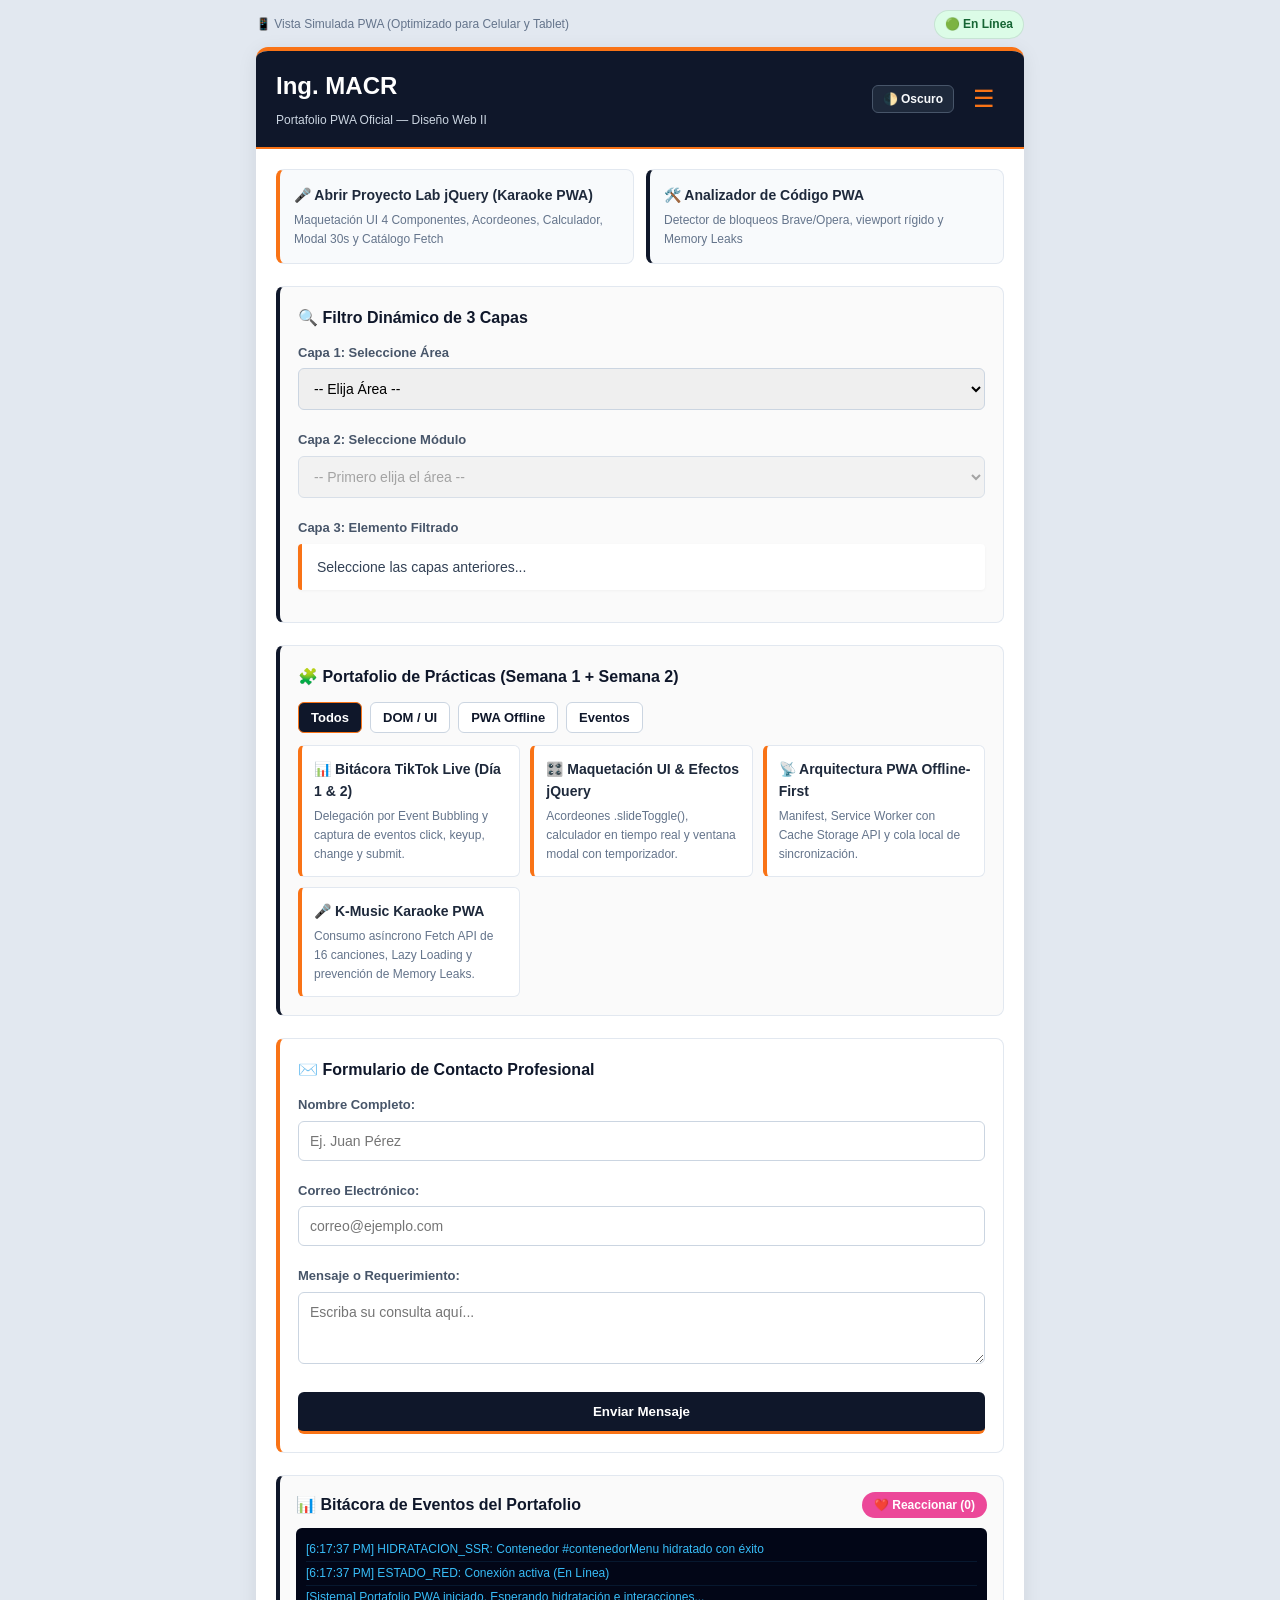
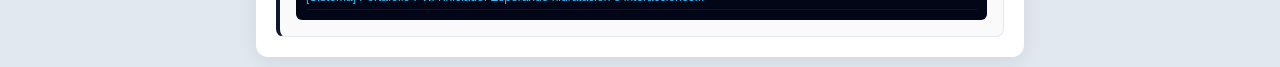
<file: fase-ui-pwa/semana 2/index.html>
<!DOCTYPE html>
<html lang="es">
<head>
    <meta charset="UTF-8">
    <!-- Meta viewport indispensable para PWA y adaptabilidad en móviles y tablets -->
    <meta name="viewport" content="width=device-width, initial-scale=1.0, maximum-scale=1.0, user-scalable=no">
    <meta name="theme-color" content="#f97316">
    <title>MACR - Portafolio y Presentación Personal (PWA)</title>

    <!-- Web App Manifest para instalación PWA -->
    <link rel="manifest" href="manifest.json">
    <link rel="icon" type="image/png" sizes="192x192" href="icons/icon-192.png">
    <link rel="stylesheet" href="styles.css">

    <!-- Enlace a jQuery CDN -->
    <script src="https://code.jquery.com/jquery-3.6.0.min.js"></script>
</head>
<body>

    <div class="top-status-bar">
        <div class="pwa-notice">📱 Vista Simulada PWA (Optimizado para Celular y Tablet)</div>
        <div id="estadoRed" class="network-badge" role="status" aria-live="polite">🟢 En Línea</div>
    </div>

    <div class="pwa-container">
        <!-- CABECERA, HIDRATACIÓN SSR Y MENÚ HAMBURGUESA -->
        <header>
            <div class="brand-header">
                <h2>Ing. MACR</h2>
                <small class="brand-subtitle">Portafolio PWA Oficial — Diseño Web II</small>
            </div>
            <div class="header-actions">
                <!-- Botón Modo Oscuro / Claro (Base Semana 1) -->
                <button type="button" id="themeBtn" class="btn-theme" title="Alternar Modo Oscuro">🌓 Oscuro</button>
                <!-- Contenedor de Simulación de Hidratación SSR -->
                <div id="contenedorMenu" data-hidratado="false">
                    <button id="hamburgerBtn" class="menu-toggle btn-estatico" type="button" aria-label="Abrir menú de navegación">Cargando...</button>
                </div>
            </div>
        </header>

        <!-- Menú desplegable animado con jQuery -->
        <nav class="nav-menu" id="navMenu" aria-label="Menú principal">
            <ul>
                <li><a href="#filtros">🔍 Filtro de 3 Capas</a></li>
                <li><a href="#catalogo-dom">🧩 Catálogo de Proyectos (DOM)</a></li>
                <li><a href="#contacto">✉️ Formulario y Contacto</a></li>
                <li><a href="#bitacora-sec">📊 Bitácora de Eventos</a></li>
                <li><a href="lab-jquery/index.html">🎤 Lab jQuery: Karaoke PWA &amp; UI</a></li>
                <li><a href="diagnostico.html">🛠️ Diagnóstico PWA / DOM</a></li>
            </ul>
        </nav>

        <main class="content">
            <!-- ACCESOS RÁPIDOS DE SEMANA 2 -->
            <section class="accesos-modulo" aria-label="Accesos a módulos de la Semana 2">
                <a href="lab-jquery/index.html" class="card-acceso card-acceso-principal">
                    <strong>🎤 Abrir Proyecto Lab jQuery (Karaoke PWA)</strong>
                    <span>Maquetación UI 4 Componentes, Acordeones, Calculador, Modal 30s y Catálogo Fetch</span>
                </a>
                <a href="diagnostico.html" class="card-acceso">
                    <strong>🛠️ Analizador de Código PWA</strong>
                    <span>Detector de bloqueos Brave/Opera, viewport rígido y Memory Leaks</span>
                </a>
            </section>

            <!-- SECCIÓN 1: FILTRO DINÁMICO DE 3 CAPAS -->
            <section id="filtros" class="filter-section">
                <h3>🔍 Filtro Dinámico de 3 Capas</h3>

                <!-- Capa 1 -->
                <div class="form-group">
                    <label for="capa1">Capa 1: Seleccione Área</label>
                    <select id="capa1">
                        <option value="">-- Elija Área --</option>
                        <option value="academico">Académico (UPDS)</option>
                        <option value="desarrollo">Desarrollo Software</option>
                    </select>
                </div>

                <!-- Capa 2 -->
                <div class="form-group">
                    <label for="capa2">Capa 2: Seleccione Módulo</label>
                    <select id="capa2" disabled>
                        <option value="">-- Primero elija el área --</option>
                    </select>
                </div>

                <!-- Capa 3 -->
                <div class="form-group">
                    <label>Capa 3: Elemento Filtrado</label>
                    <div id="resultadoFiltro" class="item-card">Seleccione las capas anteriores...</div>
                </div>
            </section>

            <!-- SECCIÓN 2: FILTRADO DE PROYECTOS (BASE SEMANA 1 - DOM & DATASET) -->
            <section id="catalogo-dom" class="catalog-section">
                <h3>🧩 Portafolio de Prácticas (Semana 1 + Semana 2)</h3>
                <div class="filter-buttons" role="group" aria-label="Filtrar proyectos por categoría">
                    <button type="button" class="btn-filtro-dom active" data-filter="todos">Todos</button>
                    <button type="button" class="btn-filtro-dom" data-filter="web">DOM / UI</button>
                    <button type="button" class="btn-filtro-dom" data-filter="pwa">PWA Offline</button>
                    <button type="button" class="btn-filtro-dom" data-filter="eventos">Eventos</button>
                </div>

                <div class="tarjetas-grid" id="gridProyectos">
                    <article class="tarjeta-item" data-categoria="eventos">
                        <h4>📊 Bitácora TikTok Live (Día 1 &amp; 2)</h4>
                        <p>Delegación por Event Bubbling y captura de eventos click, keyup, change y submit.</p>
                    </article>
                    <article class="tarjeta-item" data-categoria="web">
                        <h4>🎛️ Maquetación UI &amp; Efectos jQuery</h4>
                        <p>Acordeones .slideToggle(), calculador en tiempo real y ventana modal con temporizador.</p>
                    </article>
                    <article class="tarjeta-item" data-categoria="pwa">
                        <h4>📡 Arquitectura PWA Offline-First</h4>
                        <p>Manifest, Service Worker con Cache Storage API y cola local de sincronización.</p>
                    </article>
                    <article class="tarjeta-item" data-categoria="pwa">
                        <h4>🎤 K-Music Karaoke PWA</h4>
                        <p>Consumo asíncrono Fetch API de 16 canciones, Lazy Loading y prevención de Memory Leaks.</p>
                    </article>
                </div>
            </section>

            <!-- SECCIÓN 3: FORMULARIO DE CONTACTO CON VALIDACIÓN JQUERY Y COLA OFFLINE -->
            <section id="contacto" class="contact-section">
                <h3>✉️ Formulario de Contacto Profesional</h3>

                <div class="success-alert" id="successAlert">
                    ¡Mensaje validado y enviado correctamente! Nos pondremos en contacto pronto.
                </div>
                <div class="offline-alert" id="offlineAlert">
                    🟠 Guardado localmente - Pendiente de envío (se sincronizará automáticamente al recuperar la red).
                </div>

                <form id="pwaForm" novalidate>
                    <div class="form-group">
                        <label for="nombre">Nombre Completo:</label>
                        <input type="text" id="nombre" placeholder="Ej. Juan Pérez">
                        <div class="error-msg" id="errNombre">El nombre es obligatorio.</div>
                    </div>

                    <div class="form-group">
                        <label for="correo">Correo Electrónico:</label>
                        <input type="email" id="correo" placeholder="correo@ejemplo.com">
                        <div class="error-msg" id="errCorreo">Ingrese un correo electrónico válido.</div>
                    </div>

                    <div class="form-group">
                        <label for="mensaje">Mensaje o Requerimiento:</label>
                        <textarea id="mensaje" rows="3" placeholder="Escriba su consulta aquí..."></textarea>
                        <div class="error-msg" id="errMensaje">El mensaje no puede estar vacío.</div>
                    </div>

                    <button type="submit" class="submit-btn">Enviar Mensaje</button>
                </form>
            </section>

            <!-- SECCIÓN 4: BITÁCORA DE EVENTOS EN TIEMPO REAL (BASE SEMANA 1) -->
            <section id="bitacora-sec" class="bitacora-section">
                <div class="bitacora-header">
                    <h3>📊 Bitácora de Eventos del Portafolio</h3>
                    <button type="button" id="btnLikePortafolio" class="btn-like-portafolio">❤️ Reaccionar (<span id="likeCounter">0</span>)</button>
                </div>
                <div id="logOutput" class="log-stream">
                    <div>[Sistema] Portafolio PWA iniciado. Esperando hidratación e interacciones...</div>
                </div>
            </section>
        </main>
    </div>

    <script src="script.js"></script>
    <script>
        // Detección de Dispositivo Móvil / Tablet (Guía Técnica PWA)
        if (window.innerWidth <= 768 || /Android|iPhone|iPad/i.test(navigator.userAgent)) {
            console.log("Dispositivo Móvil o Tablet Detectado: Cargando Modo PWA");
        }

        // Registro del Service Worker para soporte Offline-First
        if ('serviceWorker' in navigator) {
            window.addEventListener('load', function() {
                navigator.serviceWorker.register('sw.js')
                    .then(reg => console.log('Service Worker PWA Registrado con Éxito:', reg.scope))
                    .catch(err => console.error('Fallo en Registro de SW:', err));
            });
        }
    </script>
</body>
</html>
</file>
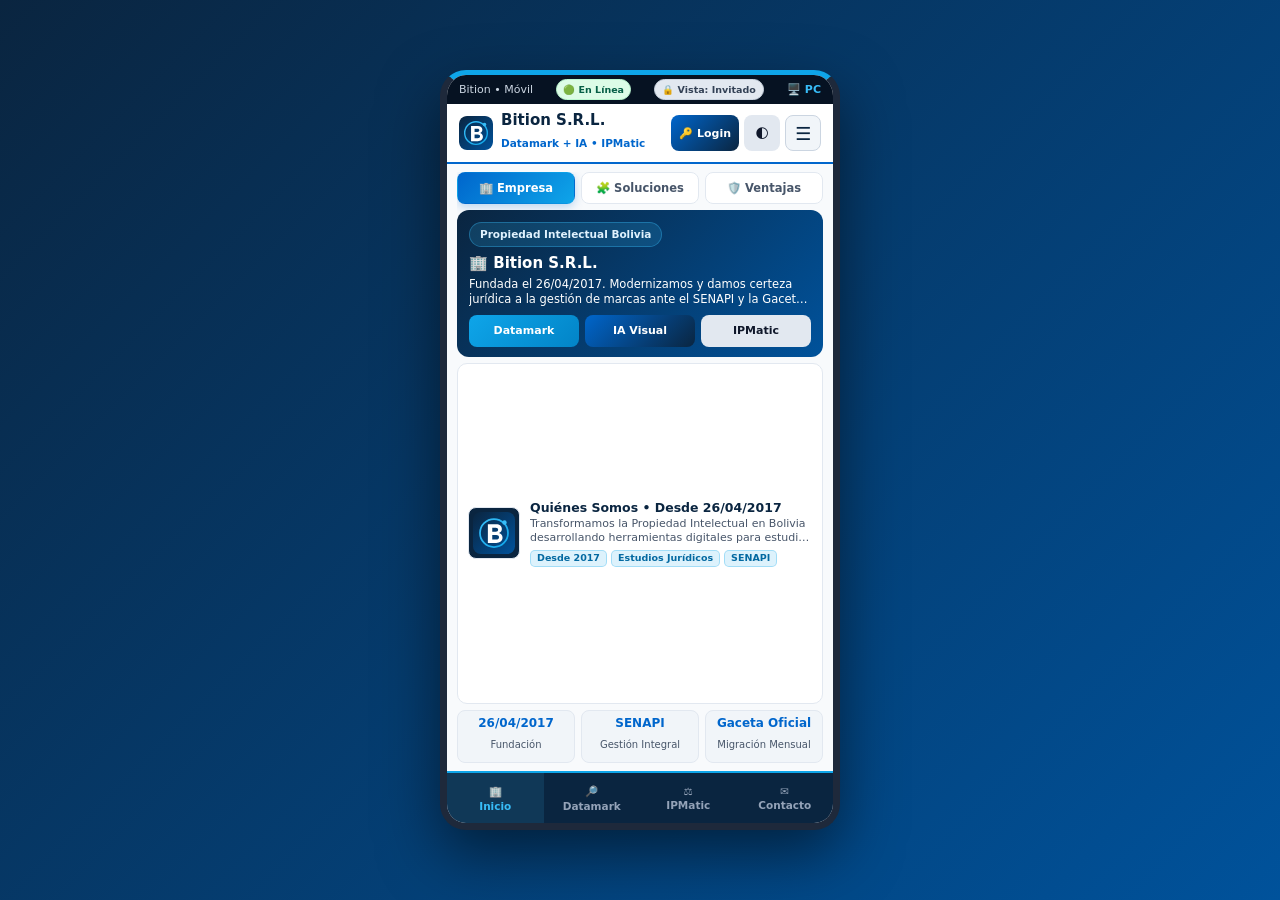
<file: fase-ui-pwa/mobile.html>
<!DOCTYPE html>
<html lang="es">
<head>
  <!-- === [FUNCIONALIDAD PWA 1]: Configuración Viewport Mandatoria para App Móvil sin Scroll === -->
  <meta charset="UTF-8">
  <meta name="viewport" content="width=device-width, initial-scale=1.0, maximum-scale=1.0, user-scalable=no">
  <meta name="theme-color" content="#0066cc">
  <meta name="apple-mobile-web-app-capable" content="yes">
  <meta name="description" content="Bition S.R.L. App Móvil — Datamark + IA e IPMatic para Propiedad Intelectual en Bolivia.">
  <title>Bition S.R.L. | Versión Móvil</title>

  <!-- === [FUNCIONALIDAD PWA 2]: Web App Manifest & Ícono Instalable === -->
  <link rel="manifest" href="manifest.json">
  <link rel="icon" type="image/svg+xml" href="icons/icon-192.svg">

  <!-- === [FUNCIONALIDAD ESTILOS]: CSS Unificado con Puntos Críticos UI Móvil (100dvh) === -->
  <link rel="stylesheet" href="styles.css">

  <!-- === [FUNCIONALIDAD JQUERY]: jQuery 3.7.1 para Efectos y Delegación === -->
  <script src="https://code.jquery.com/jquery-3.7.1.min.js"></script>
</head>
<body class="vista-mobile">

  <!-- === [FUNCIONALIDAD CONTENEDOR PWA]: Marco Smartphone sin Scroll en PC y 100dvh en Celular === -->
  <div class="pwa-container">

    <!-- Barra Superior de Estado, Indicador de Rol Activo y Cambio a Vista PC -->
    <div class="phone-status-bar" style="gap: 4px;">
      <span style="white-space: nowrap;">Bition • Móvil</span>
      <span id="estadoRed" class="estado-red-badge" style="padding: 2px 6px; font-size: 9.5px;">🟢 En Línea</span>
      <span id="badgeRolVista" class="rol-vista-badge rol-invitado" style="padding: 2px 7px; font-size: 9.5px;">🔒 Vista: Invitado</span>
      <a href="index.html" style="color: #38bdf8; text-decoration: none; font-weight: 600; white-space: nowrap;">🖥️ PC</a>
    </div>

    <!-- Header Corporativo Compacto Estilo bition.com.bo -->
    <header class="pwa-header">
      <div style="display: flex; align-items: center; gap: 8px;">
        <img src="icons/icon-192.svg" alt="Logo Bition S.R.L." width="34" height="34" style="border-radius: 8px;" loading="lazy">
        <div>
          <h2 style="font-size: 15px; line-height: 1.1;">Bition S.R.L.</h2>
          <small style="color: #0066cc; font-size: 10.5px; font-weight: 600;">Datamark + IA • IPMatic</small>
        </div>
      </div>

      <!-- Hidratación SSR aplicada a cada botón + Login + Dark Mode + Botón Hamburguesa -->
      <div id="contenedorMenu" data-hidratado="false" style="display: flex; gap: 5px; align-items: center;">
        <button id="btnAbrirLogin" class="btn-primario btn-login-acceso btn-hidratable" data-hidratado="false" type="button" style="min-height: 36px; min-width: 36px; padding: 4px 8px; font-size: 11px;" title="Iniciar Sesión / Cambiar Rol">🔑 Login</button>
        <button id="themeBtn" class="btn-secundario btn-hidratable" data-hidratado="false" type="button" style="min-height: 36px; min-width: 36px; padding: 4px 8px; font-size: 13px;" title="Cambiar tema">🌓</button>
        <button id="hamburgerBtn" class="menu-toggle btn-hidratable" data-hidratado="false" type="button" style="min-height: 36px; min-width: 36px; padding: 4px 8px;" aria-label="Abrir Menú">☰</button>
      </div>
    </header>

    <!-- Menú Hamburguesa Desplegable como capa flotante (.slideToggle) -->
    <nav class="nav-menu" id="navMenu">
      <ul>
        <li><a href="#tab-inicio" class="link-tab-movil" data-tab="tab-inicio">🏢 Quiénes Somos y Soluciones</a></li>
        <li><a href="#tab-datamark" class="link-tab-movil" data-tab="tab-datamark">🔎 Datamark + IA (Gaceta Oficial)</a></li>
        <li><a href="#tab-ipmatic" class="link-tab-movil" data-tab="tab-ipmatic">⚖️ IPMatic SENAPI y Licencias</a></li>
        <li><a href="#tab-pwa" class="link-tab-movil" data-tab="tab-pwa">✉️ Consultas y Contacto</a></li>
        <li><a href="index.html">🖥️ Ir a Vista Computadora</a></li>
      </ul>
    </nav>

    <!-- === CONTENIDO PRINCIPAL DE LA APP MÓVIL POR PESTAÑAS (CERO SCROLL DE PÁGINA) === -->
    <main class="pwa-main-content">

      <!-- PESTAÑA 1: INICIO / EMPRESA, SOLUCIONES Y VENTAJAS -->
      <section id="tab-inicio" class="mobile-tab-panel active">

        <!-- Sub-navegación interna para evitar scroll vertical en Inicio -->
        <div class="mobile-subnav" role="tablist" aria-label="Secciones de Inicio">
          <button class="btn-subtab btn-hidratable active" data-hidratado="false" type="button" data-subtab="sub-empresa">🏢 Empresa</button>
          <button class="btn-subtab btn-hidratable" data-hidratado="false" type="button" data-subtab="sub-soluciones">🧩 Soluciones</button>
          <button class="btn-subtab btn-hidratable" data-hidratado="false" type="button" data-subtab="sub-ventajas">🛡️ Ventajas</button>
        </div>

        <!-- Subpanel 1A: Presentación Corporativa + Temática Dinámica + Quiénes Somos -->
        <div id="sub-empresa" class="mobile-subpanel active">
          <!-- Tarjeta Corporativa con Cambio Dinámico de Temática (.addClass/.removeClass) -->
          <div class="panel-tematico tema-datamark" id="panelTematico">
            <span class="hero-badge" style="margin-bottom: 4px; padding: 3px 10px; font-size: 10.5px;">Propiedad Intelectual Bolivia</span>
            <h3 id="tituloTema"><span id="iconoTema">🏢</span> Bition S.R.L.</h3>
            <p id="descTema">
              Fundada el 26/04/2017. Modernizamos y damos certeza jurídica a la gestión de marcas ante el SENAPI y la Gaceta Oficial.
            </p>
            <div class="grupo-botones-tema">
              <button class="btn-accion btn-tema-sistema btn-hidratable" data-hidratado="false" type="button" data-tema="datamark">Datamark</button>
              <button class="btn-primario btn-tema-sistema btn-hidratable" data-hidratado="false" type="button" data-tema="ia">IA Visual</button>
              <button class="btn-secundario btn-tema-sistema btn-hidratable" data-hidratado="false" type="button" data-tema="ipmatic">IPMatic</button>
            </div>
          </div>

          <!-- Tarjeta Compacta "Quiénes Somos" con miniatura SVG y badges -->
          <article class="compact-card flex-fill" style="justify-content: center;">
            <div class="compact-card-row">
              <img src="icons/icon-192.svg" alt="Identidad Bition S.R.L." class="compact-card-thumb" loading="lazy">
              <div class="compact-card-body">
                <h4>Quiénes Somos • Desde 26/04/2017</h4>
                <p>Transformamos la Propiedad Intelectual en Bolivia desarrollando herramientas digitales para estudios jurídicos y agentes PI ante el SENAPI y la Gaceta Oficial.</p>
                <div class="compact-badges">
                  <span class="compact-badge">Desde 2017</span>
                  <span class="compact-badge">Estudios Jurídicos</span>
                  <span class="compact-badge">SENAPI</span>
                </div>
              </div>
            </div>
          </article>

          <!-- Indicadores Institucionales Compactos -->
          <div class="compact-stats-row">
            <div class="compact-stat-pill">
              <strong>26/04/2017</strong>
              <span>Fundación</span>
            </div>
            <div class="compact-stat-pill">
              <strong>SENAPI</strong>
              <span>Gestión Integral</span>
            </div>
            <div class="compact-stat-pill">
              <strong>Gaceta Oficial</strong>
              <span>Migración Mensual</span>
            </div>
          </div>
        </div>

        <!-- Subpanel 1B: Soluciones Tecnológicas con Filtrado DOM e Imágenes SVG -->
        <div id="sub-soluciones" class="mobile-subpanel">
          <div class="filtros-categoria">
            <button class="btn-primario btn-filtro-cat btn-hidratable" data-hidratado="false" type="button" data-cat="todos">Todas</button>
            <button class="btn-secundario btn-filtro-cat btn-hidratable" data-hidratado="false" type="button" data-cat="datamark">Datamark</button>
            <button class="btn-secundario btn-filtro-cat btn-hidratable" data-hidratado="false" type="button" data-cat="ia-figurativa">IA Visual</button>
            <button class="btn-secundario btn-filtro-cat btn-hidratable" data-hidratado="false" type="button" data-cat="ipmatic">IPMatic</button>
          </div>

          <div class="lista-soluciones-compacta">
            <div class="tarjeta-modulo compact-card" data-categoria="datamark">
              <div class="compact-card-row">
                <img src="icons/logo-datamark.svg" alt="Plataforma Datamark" class="compact-card-thumb" loading="lazy">
                <div class="compact-card-body">
                  <h4>1. Datamark — Anterioridades</h4>
                  <p>Base mensual migrada desde la Gaceta Oficial para estudiar viabilidad con búsqueda fonética, silábica y semántica.</p>
                  <div class="compact-badges">
                    <span class="compact-badge">Gaceta Mensual</span>
                    <span class="compact-badge">Búsqueda Mixta</span>
                  </div>
                </div>
              </div>
            </div>

            <div class="tarjeta-modulo compact-card" data-categoria="ia-figurativa">
              <div class="compact-card-row">
                <img src="icons/logo-ia.svg" alt="Datamark IA Figurativa" class="compact-card-thumb" loading="lazy">
                <div class="compact-card-body">
                  <h4>2. Datamark + IA — Visual</h4>
                  <p>Repositorio nacional de logotipos e isotipos que analiza formas, trazos y composiciones visuales con IA.</p>
                  <div class="compact-badges">
                    <span class="compact-badge">IA Figurativa</span>
                    <span class="compact-badge">Logotipos</span>
                  </div>
                </div>
              </div>
            </div>

            <div class="tarjeta-modulo compact-card" data-categoria="ipmatic">
              <div class="compact-card-row">
                <img src="icons/logo-ipmatic.svg" alt="Sistema ERP IPMatic" class="compact-card-thumb" loading="lazy">
                <div class="compact-card-body">
                  <h4>3. IPMatic — Gestión ERP</h4>
                  <p>Ciclo ante el SENAPI: formularios, oposiciones como demandante o demandado, denegatorias, plazos y archivo digital.</p>
                  <div class="compact-badges">
                    <span class="compact-badge">Plazos SENAPI</span>
                    <span class="compact-badge">Expedientes</span>
                  </div>
                </div>
              </div>
            </div>
          </div>
        </div>

        <!-- Subpanel 1C: Pilares Visuales + Acordeones jQuery sin Desbordar Pantalla -->
        <div id="sub-ventajas" class="mobile-subpanel">
          <div class="compact-stats-row">
            <div class="compact-stat-pill">
              <img src="icons/logo-senapi.svg" alt="Normativa SENAPI" width="28" height="28" loading="lazy" style="border-radius: 6px; background: #0a2540; padding: 2px; margin-bottom: 2px;">
              <strong>Normativa</strong>
              <span>100% SENAPI</span>
            </div>
            <div class="compact-stat-pill">
              <img src="icons/logo-ia.svg" alt="Prevención con IA" width="28" height="28" loading="lazy" style="border-radius: 6px; background: #0a2540; padding: 2px; margin-bottom: 2px;">
              <strong>Prevención</strong>
              <span>Textual + IA</span>
            </div>
            <div class="compact-stat-pill">
              <img src="icons/logo-ipmatic.svg" alt="Cero Vencimientos" width="28" height="28" loading="lazy" style="border-radius: 6px; background: #0a2540; padding: 2px; margin-bottom: 2px;">
              <strong>Alertas</strong>
              <span>0 Vencimientos</span>
            </div>
          </div>

          <article class="seccion-card flex-fill" style="display: flex; flex-direction: column; justify-content: flex-start; min-height: 0;">
            <div class="seccion-header">
              <h3>¿Por qué elegir Bition?</h3>
              <span class="seccion-subtitulo">Ecosistema PI</span>
            </div>
            <div class="accordion-item">
              <button class="accordion-btn btn-hidratable" data-hidratado="false" type="button">Especialización Local (SENAPI y Gaceta) <span>▼</span></button>
              <div class="accordion-panel" style="display: block;">Software adaptado 100% a la normativa, tiempos y estructura de publicaciones del SENAPI y la Gaceta Oficial de Bolivia.</div>
            </div>
            <div class="accordion-item">
              <button class="accordion-btn btn-hidratable" data-hidratado="false" type="button">Prevención de Riesgos y 0 Vencimientos <span>▼</span></button>
              <div class="accordion-panel">La búsqueda textual y visual por IA reduce rechazos u oposiciones, con trazabilidad total y alertas tempranas para pruebas.</div>
            </div>
            <div class="accordion-item">
              <button class="accordion-btn btn-hidratable" data-hidratado="false" type="button">Eficiencia Operativa <span>▼</span></button>
              <div class="accordion-panel">Centralización de expedientes digitales escaneados y reducción de horas-hombre en tareas repetitivas de revisión.</div>
            </div>
          </article>
        </div>

      </section>

      <!-- PESTAÑA 2: DATAMARK + IA (GACETA OFICIAL CON FETCH Y LAZY LOADING) -->
      <section id="tab-datamark" class="mobile-tab-panel">

        <!-- Cabecera Compacta con Logo Gaceta -->
        <div class="compact-banner-row">
          <img src="icons/logo-gaceta.svg" alt="Gaceta Oficial de Bolivia" loading="lazy">
          <div>
            <strong>Gaceta Oficial de Bolivia</strong>
            <small>Consulta asíncrona con filtros mixtos e IA</small>
          </div>
        </div>

        <!-- Buscador en Vivo y Botones de Filtro IA -->
        <input type="text" id="searchMarca" class="form-control" placeholder="Buscar marca, fonética o gaceta..." style="flex-shrink: 0;">
        <div class="filtros-categoria">
          <button class="btn-tactil btn-modo-ia btn-hidratable" data-hidratado="false" type="button" data-query="">Todas</button>
          <button class="btn-tactil btn-modo-ia btn-hidratable" data-hidratado="false" type="button" data-query="Fonética">Fonética</button>
          <button class="btn-tactil btn-modo-ia btn-hidratable" data-hidratado="false" type="button" data-query="Semántica">Semántica</button>
          <button class="btn-tactil btn-modo-ia btn-hidratable" data-hidratado="false" type="button" data-query="Figurativa">Figurativa</button>
        </div>

        <!-- Contenedor con scroll interno propio sin desplazar el resto de la pantalla -->
        <div id="catalogoMarcas" class="lista-marcas"></div>

      </section>

      <!-- PESTAÑA 3: IPMATIC (TRÁMITES ANTI-XSS, VIGILANCIA 44PX Y COTIZADOR) -->
      <section id="tab-ipmatic" class="mobile-tab-panel">

        <!-- Sub-navegación interna para Trámites, Vigilancia y Cotizador -->
        <div class="mobile-subnav" role="tablist" aria-label="Secciones de IPMatic">
          <button class="btn-subtab btn-hidratable active" data-hidratado="false" type="button" data-subtab="sub-tramites">📝 Trámites</button>
          <button class="btn-subtab btn-hidratable" data-hidratado="false" type="button" data-subtab="sub-vigilancia">⏱️ Vigilancia</button>
          <button class="btn-subtab btn-hidratable" data-hidratado="false" type="button" data-subtab="sub-cotizador">💳 Cotizador</button>
        </div>

        <!-- Subpanel 3A: Registro de Trámite Sanitizado (Anti-XSS .text()) + Validación blur -->
        <div id="sub-tramites" class="mobile-subpanel active">
          <div class="compact-banner-row">
            <img src="icons/logo-senapi.svg" alt="Gestión SENAPI" loading="lazy">
            <div>
              <strong>Registrar Trámite SENAPI</strong>
              <small>Validación en tiempo real y sanitización Anti-XSS</small>
            </div>
          </div>

          <article class="seccion-card flex-fill" style="display: flex; flex-direction: column; min-height: 0;">
            <form id="formReserva" novalidate style="flex-shrink: 0;">
              <div class="form-grupo">
                <input type="text" id="clienteNombre" class="form-control" placeholder="Titular, solicitante o apoderado" required>
                <span id="errClienteNombre" class="error-msg">⚠️ Ingresa el titular, solicitante o apoderado.</span>
              </div>
              <div class="form-grupo">
                <select id="salaSelect" class="form-control">
                  <option value="Solicitud de Registro (Formulario SENAPI)">Solicitud de Registro (Formulario SENAPI)</option>
                  <option value="Oposición como Demandante (Plazo Pruebas)">Oposición como Demandante (Plazo Pruebas)</option>
                  <option value="Defensa como Demandado (Contestación)">Defensa como Demandado (Contestación)</option>
                  <option value="Descargo ante Denegatoria de Registro">Descargo ante Denegatoria de Registro</option>
                </select>
              </div>
              <button type="submit" class="btn-accion btn-submit-compact btn-hidratable" data-hidratado="false">Registrar en IPMatic</button>
            </form>
            <ul id="listaReservas" class="lista-segura"></ul>
          </article>
        </div>

        <!-- Subpanel 3B: Cola de Vigilancia Blindada -->
        <div id="sub-vigilancia" class="mobile-subpanel">
          <div class="compact-banner-row">
            <img src="icons/logo-gaceta.svg" alt="Vigilancia de Plazos" loading="lazy">
            <div>
              <strong>Vigilancia de Plazos SENAPI</strong>
              <small>Cola segura de expedientes y descargos</small>
            </div>
          </div>

          <article class="seccion-card cola-expedientes">
            <div class="fila-inline-form">
              <input type="text" id="inputCancion" class="form-control" placeholder="Agregar expediente o plazo...">
              <button id="btnPedir" class="btn-tactil btn-hidratable" data-hidratado="false" type="button">+ Vigilar</button>
            </div>
            <span id="errInputCancion" class="error-msg" style="margin-top: -2px; margin-bottom: 6px;">⚠️ Escribe el expediente o plazo que deseas vigilar.</span>
            <div id="listaCanciones"></div>
          </article>
        </div>

        <!-- Subpanel 3C: Calculador en Vivo (.animate()) + Modal Temporizador 30s -->
        <div id="sub-cotizador" class="mobile-subpanel">
          <div class="compact-banner-row">
            <img src="icons/logo-ipmatic.svg" alt="Cotizador IPMatic" loading="lazy">
            <div>
              <strong>Cotizador de Licencias</strong>
              <small>Estimación mensual para estudios y agentes PI</small>
            </div>
          </div>

          <article class="seccion-card flex-fill" style="display: flex; flex-direction: column; justify-content: space-between; min-height: 0;">
            <div>
              <div class="form-grupo">
                <select id="planTarifa" class="form-control">
                  <option value="250">Estudio Jurídico / Agente PI (250 BOB/mes)</option>
                  <option value="400">Departamento Legal (400 BOB/mes)</option>
                  <option value="650">Ecosistema Completo (650 BOB/mes)</option>
                </select>
              </div>
              <div class="form-grupo">
                <label for="hrs" style="font-size: 12px; margin-bottom: 3px;">Meses (1 a 36):</label>
                <input type="number" id="hrs" class="form-control" value="1" min="1" max="36">
                <span id="errHrs" class="error-msg">⚠️ Ingresa una cantidad válida de meses (1 a 36).</span>
              </div>
              <div class="form-grupo" style="font-size: 12px; display: flex; flex-direction: column; gap: 4px; margin-bottom: 4px;">
                <label style="font-weight: 400; margin: 0;"><input type="checkbox" class="extra-modulo" value="120" data-nombre="Búsqueda Figurativa IA"> + IA Logos (120 BOB)</label>
                <label style="font-weight: 400; margin: 0;"><input type="checkbox" class="extra-modulo" value="90" data-nombre="Alertas Plazos SENAPI"> + Alertas SENAPI (90 BOB)</label>
              </div>
            </div>

            <div class="resumen-total-box">
              <div style="display: flex; align-items: baseline; justify-content: space-between;">
                <span style="font-size: 13px;">Total Estimado:</span>
                <span><span id="total" class="monto-destacado">250</span> <small>BOB</small></span>
              </div>
              <p id="estadoExpirado" style="font-size: 11px; color: #bae6fd; display: none; margin-top: 2px;">La reserva temporal expiró. Vuelve a confirmar.</p>
              <button id="btnModal" class="btn-accion btn-submit-compact btn-hidratable" data-hidratado="false" type="button" style="margin-top: 6px;">Solicitar Cotización</button>
            </div>
          </article>
        </div>

      </section>

      <!-- PESTAÑA 4: CONSULTAS EN VIVO Y CONTACTO PWA -->
      <section id="tab-pwa" class="mobile-tab-panel">

        <!-- Sub-navegación interna para Contacto y Consultas Rápidas -->
        <div class="mobile-subnav" role="tablist" aria-label="Secciones de Contacto">
          <button class="btn-subtab btn-hidratable active" data-hidratado="false" type="button" data-subtab="sub-contacto">✉️ Contacto</button>
          <button class="btn-subtab btn-hidratable" data-hidratado="false" type="button" data-subtab="sub-consultas">⚡ Consultas</button>
        </div>

        <!-- Subpanel 4A: Formulario Contacto con Validación blur/input y Respaldo Offline -->
        <div id="sub-contacto" class="mobile-subpanel active">
          <div class="compact-banner-row">
            <img src="icons/icon-192.svg" alt="Contacto Bition S.R.L." loading="lazy">
            <div>
              <strong>Contáctanos — Bition S.R.L.</strong>
              <small>Validación en tiempo real y respaldo offline</small>
            </div>
          </div>

          <article class="seccion-card flex-fill" style="display: flex; flex-direction: column; justify-content: space-between; min-height: 0;">
            <form id="pwaForm" novalidate>
              <div class="form-grupo">
                <input type="text" id="nombre" class="form-control" placeholder="Tu Nombre o Estudio Jurídico">
                <span id="errNombre" class="error-msg">⚠️ Ingresa tu nombre o empresa.</span>
              </div>
              <div class="form-grupo">
                <input type="email" id="correo" class="form-control" placeholder="Correo electrónico corporativo">
                <span id="errCorreo" class="error-msg">⚠️ Correo electrónico inválido.</span>
              </div>
              <div class="form-grupo">
                <textarea id="mensaje" class="form-control" rows="2" placeholder="Consulta sobre Datamark o IPMatic..."></textarea>
                <span id="errMensaje" class="error-msg">⚠️ Describe brevemente tu consulta (mínimo 5 caracteres).</span>
              </div>
              <button type="submit" class="btn-primario btn-submit-compact btn-hidratable" data-hidratado="false">Enviar Solicitud</button>
            </form>
            <div id="successAlert" class="success-alert" style="margin-top: 6px; padding: 8px; font-size: 12px;"></div>
          </article>
        </div>

        <!-- Subpanel 4B: Centro de Consultas Rápidas y Órdenes -->
        <div id="sub-consultas" class="mobile-subpanel">
          <article class="seccion-card" style="padding: 8px;">
            <div id="liveContainer" class="stream-box">
              <div style="display: flex; align-items: center; justify-content: space-between; margin-bottom: 6px; gap: 6px;">
                <span style="font-size: 12px; font-weight: 600;">Consultas Rápidas</span>
                <div style="display: flex; gap: 4px;">
                  <button class="btn-accion btn-hidratable" data-hidratado="false" type="button" data-prod="Consulta Fonética" style="min-height: 30px; min-width: auto; padding: 3px 8px; font-size: 11px;">🔍 Fonética</button>
                  <button class="btn-tactil btn-hidratable" data-hidratado="false" type="button" data-action="like" style="min-height: 30px; min-width: auto; padding: 3px 8px; font-size: 11px;">⭐ Prioridad</button>
                </div>
              </div>
              <input type="text" id="chatInput" class="form-control" placeholder="Escribe una marca o nota...">
              <div id="logOutput" class="log-stream"><div>[Bition] Centro de consultas activo...</div></div>
            </div>
          </article>

          <article class="seccion-card flex-fill" style="padding: 8px; display: flex; flex-direction: column; min-height: 0;">
            <div class="checkout-card" style="display: flex; flex-direction: column; flex: 1; min-height: 0;">
              <form id="orderForm" novalidate style="flex-shrink: 0;">
                <select id="variantSelect" class="form-control" style="margin-bottom: 6px;">
                  <option value="Reporte Único IA - 150 BOB">Reporte Único IA - 150 BOB</option>
                  <option value="Ecosistema Mensual - 650 BOB">Ecosistema Mensual - 650 BOB</option>
                </select>
                <input type="text" id="userTikTok" class="form-control" placeholder="Nombre de Firma o Empresa" required style="margin-bottom: 4px;">
                <span id="errUserTikTok" class="error-msg" style="color: #fca5a5; margin-bottom: 4px;">⚠️ Ingresa el nombre de la firma o empresa.</span>
                <button type="submit" class="btn-accion btn-submit-compact btn-hidratable" data-hidratado="false">Registrar Solicitud</button>
              </form>
              <div id="logDia2" class="log-box"><div>[Historial] Sin registros aún.</div></div>
            </div>
          </article>
        </div>

      </section>

    </main>

    <!-- Barra Inferior de Navegación Móvil Estilo App (4 Pestañas sin Desborde) -->
    <nav class="mobile-bottom-nav" aria-label="Navegación App Móvil">
      <button class="btn-nav-tab btn-hidratable active" data-hidratado="false" type="button" data-tab="tab-inicio">
        <span>🏢</span>
        <span>Inicio</span>
      </button>
      <button class="btn-nav-tab btn-hidratable" data-hidratado="false" type="button" data-tab="tab-datamark">
        <span>🔎</span>
        <span>Datamark</span>
      </button>
      <button class="btn-nav-tab btn-hidratable" data-hidratado="false" type="button" data-tab="tab-ipmatic">
        <span>⚖️</span>
        <span>IPMatic</span>
      </button>
      <button class="btn-nav-tab btn-hidratable" data-hidratado="false" type="button" data-tab="tab-pwa">
        <span>✉️</span>
        <span>Contacto</span>
      </button>
    </nav>

  </div>

  <!-- === [COMPONENTE MODAL UI]: Ventana Confirmatoria con Temporizador 30s === -->
  <div id="modalReserva" class="modal-overlay">
    <div class="modal-contenido">
      <div class="modal-header">
        <h3>Confirmar Solicitud — Bition</h3>
        <button id="btnCerrarModal" class="btn-tactil btn-hidratable" data-hidratado="false" type="button">✕</button>
      </div>
      <div class="item-card" style="margin-bottom: 12px;">
        <div><strong>Servicio:</strong> <span id="modalDetalle"></span></div>
        <div><strong>Monto Estimado:</strong> <span id="modalMonto"></span> BOB</div>
        <div><strong>Vigencia:</strong> <span id="timerCountdown" class="timer-badge">00:30</span></div>
      </div>
      <div style="display: flex; justify-content: flex-end; gap: 8px;">
        <button id="btnCancelarModal" class="btn-secundario btn-hidratable" data-hidratado="false" type="button">Cancelar</button>
        <button id="btnProcesarModal" class="btn-accion btn-hidratable" data-hidratado="false" type="button">Confirmar</button>
      </div>
    </div>
  </div>

  <!-- === [COMPONENTE MODAL LOGIN POR ROLES]: Identifica Vista Cliente / Trabajador / Administrador === -->
  <div id="modalLogin" class="modal-overlay">
    <div class="modal-contenido">
      <div class="modal-header">
        <h3>Iniciar Sesión — Bition</h3>
        <button id="btnCerrarLogin" class="btn-tactil btn-hidratable" data-hidratado="false" type="button" aria-label="Cerrar Login">✕</button>
      </div>
      <div class="credenciales-guia">
        <strong>Cuentas disponibles:</strong><br>
        • Cliente: <code>cliente</code> / <code>1234</code><br>
        • Trabajador: <code>trabajador</code> / <code>1234</code><br>
        • Administrador: <code>admin</code> / <code>1234</code>
      </div>
      <form id="formLogin" novalidate>
        <div class="form-grupo">
          <label for="loginUsuario">Cuenta / Usuario:</label>
          <input type="text" id="loginUsuario" class="form-control" placeholder="cliente, trabajador o admin" autocomplete="username">
          <span id="errLoginUsuario" class="error-msg">⚠️ Ingresa tu cuenta (mínimo 3 caracteres).</span>
        </div>
        <div class="form-grupo">
          <label for="loginPassword">Contraseña:</label>
          <input type="password" id="loginPassword" class="form-control" placeholder="Ingresa tu contraseña" autocomplete="current-password">
          <span id="errLoginPassword" class="error-msg">⚠️ Ingresa tu contraseña (mínimo 4 caracteres).</span>
        </div>
        <span id="errCredencialesLogin" class="error-msg" style="margin-bottom: 10px;">⚠️ Cuenta o contraseña incorrecta. Verifica los datos de prueba.</span>
        <div style="display: flex; justify-content: flex-end; gap: 8px; flex-wrap: wrap;">
          <button id="btnCerrarSesion" class="btn-secundario btn-hidratable" data-hidratado="false" type="button" style="display: none;">Cerrar Sesión</button>
          <button id="btnSubmitLogin" class="btn-accion btn-hidratable" data-hidratado="false" type="submit">Ingresar</button>
        </div>
      </form>
    </div>
  </div>

  <!-- === [RETO UI NIVEL PRO]: Toast Alert Flotante === -->
  <div id="toastAlert" class="toast-alert">
    <strong>Bition S.R.L.</strong>
    <p id="toastMsg"></p>
  </div>

  <!-- === [LÓGICA COMPLETA EN JAVASCRIPT + JQUERY] === -->
  <script src="script.js"></script>
</body>
</html>
</file>
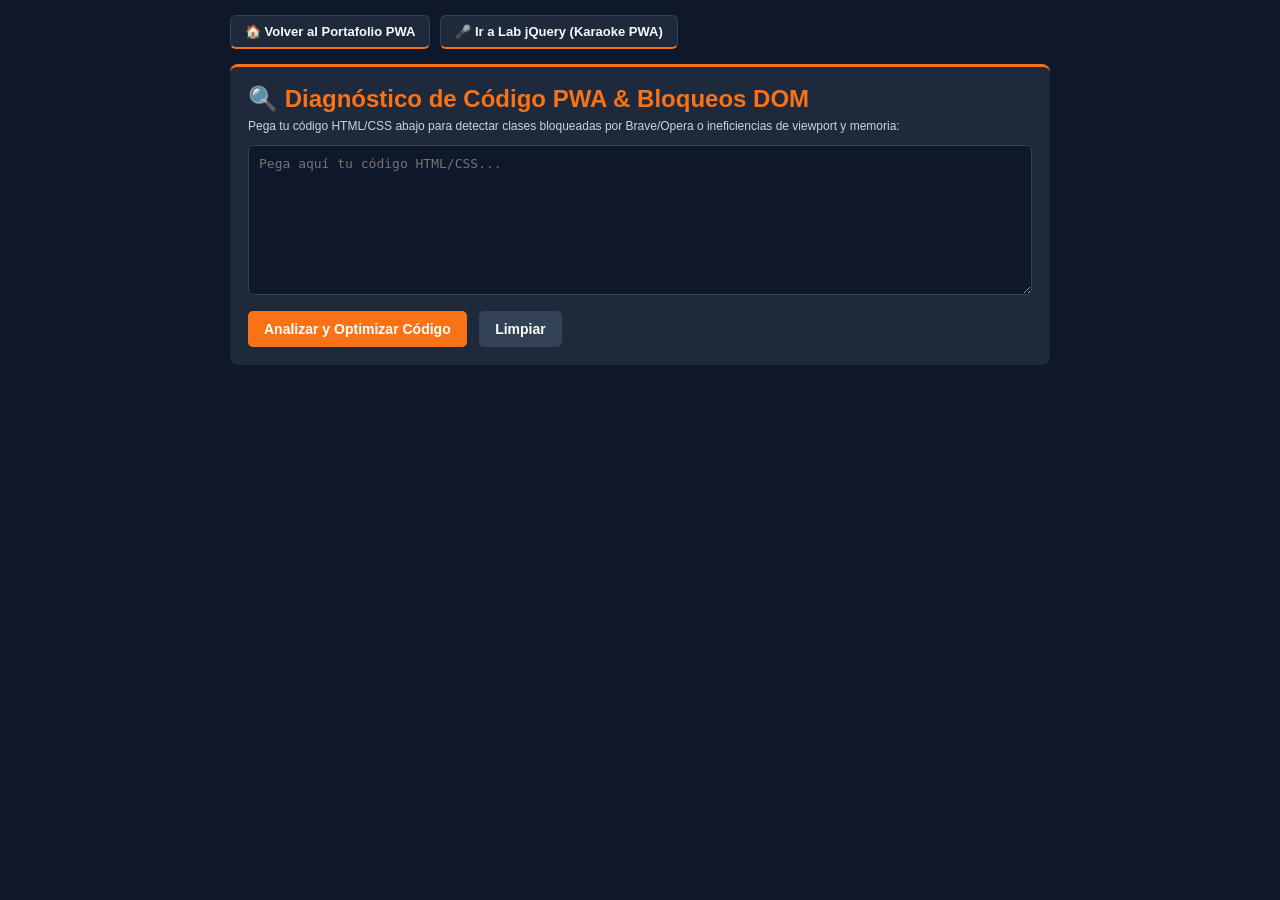
<file: fase-ui-pwa/semana 2/diagnostico.html>
<!DOCTYPE html>
<html lang="es">
<head>
    <meta charset="UTF-8">
    <meta name="viewport" content="width=device-width, initial-scale=1.0, maximum-scale=1.0, user-scalable=no">
    <meta name="theme-color" content="#f97316">
    <title>Analizador de Código PWA / DOM</title>
    <script src="https://code.jquery.com/jquery-3.6.0.min.js"></script>
    <style>
        * {
            box-sizing: border-box;
            margin: 0;
            padding: 0;
        }
        body {
            font-family: 'Segoe UI', Tahoma, Geneva, Verdana, sans-serif;
            background: #0f172a;
            color: #fff;
            padding: 15px;
            min-height: 100dvh;
        }
        .diagnostico-wrapper {
            max-width: 820px;
            margin: 0 auto;
        }
        .nav-retorno {
            display: flex;
            flex-wrap: wrap;
            gap: 10px;
            margin-bottom: 15px;
        }
        .nav-link {
            display: inline-block;
            background: #1e293b;
            color: #f8fafc;
            text-decoration: none;
            padding: 8px 14px;
            border-radius: 6px;
            border: 1px solid #334155;
            border-bottom: 2px solid #f97316;
            font-size: 13px;
            font-weight: 600;
            transition: background 0.2s ease, color 0.2s ease;
        }
        .nav-link:hover {
            background: #334155;
            color: #f97316;
        }
        .box {
            background: #1e293b;
            padding: 18px;
            border-radius: 8px;
            margin-bottom: 15px;
            border-top: 3px solid #f97316;
        }
        h2 {
            color: #f97316;
            margin-bottom: 6px;
        }
        .subtitulo-diag {
            font-size: 12px;
            color: #cbd5e1;
            margin-bottom: 12px;
        }
        textarea {
            width: 100%;
            height: 150px;
            background: #0f172a;
            color: #fde047;
            border: 1px solid #334155;
            border-radius: 6px;
            padding: 10px;
            font-family: monospace;
            font-size: 13px;
            margin-bottom: 12px;
            resize: vertical;
        }
        textarea:focus {
            outline: none;
            border-color: #f97316;
            box-shadow: 0 0 0 3px rgba(249, 115, 22, 0.2);
        }
        .btn {
            background: #f97316;
            color: white;
            border: none;
            padding: 10px 16px;
            border-radius: 5px;
            cursor: pointer;
            font-weight: bold;
            font-size: 14px;
        }
        .btn:hover {
            background: #ea580c;
        }
        .btn-secundario {
            background: #334155;
            margin-left: 8px;
        }
        .btn-secundario:hover {
            background: #475569;
        }
        .result {
            padding: 18px;
            border-radius: 8px;
            margin-top: 10px;
            display: none;
        }
        .badge-danger {
            background: #ef4444;
            color: white;
            padding: 2px 6px;
            border-radius: 3px;
            font-size: 11px;
            font-weight: 700;
        }
        .badge-success {
            background: #22c55e;
            color: white;
            padding: 2px 6px;
            border-radius: 3px;
            font-size: 11px;
            font-weight: 700;
        }
        .detalles-reporte {
            font-size: 13px;
            margin: 10px 0 14px 0;
            line-height: 1.5;
        }
        .titulo-sugerido {
            color: #f97316;
            margin-bottom: 8px;
        }
    </style>
</head>
<body>
    <main class="diagnostico-wrapper">
        <nav class="nav-retorno" aria-label="Navegación rápida">
            <a href="index.html" class="nav-link">🏠 Volver al Portafolio PWA</a>
            <a href="lab-jquery/index.html" class="nav-link">🎤 Ir a Lab jQuery (Karaoke PWA)</a>
        </nav>

        <section class="box">
            <h2>🔍 Diagnóstico de Código PWA &amp; Bloqueos DOM</h2>
            <p class="subtitulo-diag">
                Pega tu código HTML/CSS abajo para detectar clases bloqueadas por Brave/Opera o ineficiencias de viewport y memoria:
            </p>
            <textarea id="codigoInput" placeholder="Pega aquí tu código HTML/CSS..."></textarea>
            <div>
                <button class="btn" id="btnAnalizar" type="button">Analizar y Optimizar Código</button>
                <button class="btn btn-secundario" id="btnLimpiar" type="button">Limpiar</button>
            </div>
        </section>

        <section id="panelResultado" class="box result">
            <h3>Informe de Diagnóstico y Viabilidad:</h3>
            <div id="detallesReporte" class="detalles-reporte"></div>
            <h4 class="titulo-sugerido">Código Sugerido / Optimizado:</h4>
            <textarea id="codigoSugerido" readonly></textarea>
        </section>
    </main>

    <script>
        $(document).ready(function() {
            $('#btnAnalizar').off('click').on('click', function() {
                var src = $('#codigoInput').val();
                if (!src.trim()) {
                    alert('Por favor pega algún código HTML o CSS para analizar.');
                    return;
                }

                var hallazgos = [];
                var limpio = src;

                // 1. Detección de nombres de clases bloqueadas por Brave / Opera
                var clasesBloqueo = [/ad-banner/gi, /promo-box/gi, /social-ads/gi, /analytics/gi, /tracker/gi];
                clasesBloqueo.forEach(function(regex) {
                    if (regex.test(src)) {
                        hallazgos.push(
                            '<span class="badge-danger">BLOQUEO GRAVE</span> Detectada clase sospechosa ' +
                            regex.source + ' (Brave/Opera la ocultarán). Reemplazar por .seccion-destacada o nombre semántico.'
                        );
                        limpio = limpio.replace(regex, 'seccion-destacada');
                    }
                });

                // 2. Detección de Viewport rígido (100vh)
                if (/100vh/gi.test(src) && !/min-height\s*:\s*100dvh/gi.test(src)) {
                    hallazgos.push(
                        '<span class="badge-danger">DESBORDAMIENTO</span> Se detectó 100vh rígido. Reemplazar por min-height: 100dvh.'
                    );
                    limpio = limpio.replace(/height\s*:\s*100vh\s*;?/gi, 'min-height: 100dvh;');
                    limpio = limpio.replace(/100vh/gi, '100dvh');
                }

                // 3. Verificación básica de limpieza de eventos en delegación jQuery
                if (/\$\(\s*document\s*\)\.on\(/gi.test(src) && !/\.off\(/gi.test(src)) {
                    hallazgos.push(
                        '<span class="badge-danger">MEMORY LEAK</span> Se detectó $(document).on(...) sin limpieza previa con .off().'
                    );
                }

                // 4. Evaluación de Viabilidad
                var viabilidad = hallazgos.length <= 2
                    ? '<span class="badge-success">CÓDIGO RESCATABLE</span> Aplica los cambios sugeridos abajo.'
                    : '<span class="badge-danger">REFACTORIZAR</span> Demasiadas inconsistencias, conviene rehacer la maquetación.';

                var htmlReporte = '<p><strong>Dictamen:</strong> ' + viabilidad + '</p><ul style="padding-left:20px; margin-top:8px;">';
                hallazgos.forEach(function(h) {
                    htmlReporte += '<li style="margin-bottom:6px;">' + h + '</li>';
                });
                if (hallazgos.length === 0) {
                    htmlReporte += '<li><span class="badge-success">EXCELENTE</span> No se encontraron nombres de clases bloqueables ni errores de viewport.</li>';
                }
                htmlReporte += '</ul>';

                $('#detallesReporte').html(htmlReporte);
                $('#codigoSugerido').val(limpio);
                $('#panelResultado').slideDown();
            });

            $('#btnLimpiar').off('click').on('click', function() {
                $('#codigoInput').val('');
                $('#codigoSugerido').val('');
                $('#detallesReporte').empty();
                $('#panelResultado').slideUp();
            });
        });
    </script>
</body>
</html>
</file>
<file: fase-ui-pwa/semana 2/styles.css>
/* ==========================================================================
   1. ESTILOS BASE Y CONFIGURACIÓN PWA (Adaptable Móvil / Tablet / PC)
   ========================================================================== */
* {
    box-sizing: border-box;
    margin: 0;
    padding: 0;
    font-family: 'Segoe UI', Tahoma, Geneva, Verdana, sans-serif;
}

body {
    background-color: #f1f5f9;
    color: #1e293b;
    line-height: 1.6;
    padding: 10px;
    min-height: 100dvh;
    transition: background-color 0.3s ease, color 0.3s ease;
}

/* Soporte Modo Oscuro (Base Semana 1) */
body.dark-mode {
    background-color: #020617;
    color: #e2e8f0;
}

body.dark-mode .pwa-container {
    background: #0f172a;
    box-shadow: 0 4px 24px rgba(0, 0, 0, 0.45);
}

body.dark-mode .filter-section,
body.dark-mode .catalog-section,
body.dark-mode .contact-section,
body.dark-mode .bitacora-section {
    background: #1e293b;
    border-color: #334155;
    color: #f1f5f9;
}

body.dark-mode .filter-section h3,
body.dark-mode .catalog-section h3,
body.dark-mode .contact-section h3,
body.dark-mode .bitacora-section h3,
body.dark-mode label {
    color: #f8fafc;
}

body.dark-mode .item-card,
body.dark-mode .tarjeta-item,
body.dark-mode .card-acceso {
    background: #0f172a;
    color: #cbd5e1;
    border-color: #334155;
}

body.dark-mode select,
body.dark-mode input,
body.dark-mode textarea {
    background: #0f172a;
    color: #f8fafc;
    border-color: #475569;
}

/* Barra superior de aviso y estado de red */
.top-status-bar {
    max-width: 768px;
    margin: 0 auto 8px auto;
    display: flex;
    flex-wrap: wrap;
    justify-content: space-between;
    align-items: center;
    gap: 8px;
}

.pwa-notice {
    font-size: 12px;
    color: #64748b;
    font-weight: 500;
}

body.dark-mode .pwa-notice {
    color: #94a3b8;
}

.network-badge {
    font-size: 12px;
    font-weight: 600;
    padding: 4px 10px;
    border-radius: 999px;
    background: #dcfce7;
    color: #166534;
    border: 1px solid rgba(15, 23, 42, 0.1);
}

/* Contenedor principal optimizado para vistas móviles/tablet */
.pwa-container {
    max-width: 768px;
    margin: 0 auto;
    background: #ffffff;
    border-radius: 12px;
    box-shadow: 0 4px 20px rgba(0, 0, 0, 0.08);
    overflow: hidden;
    border-top: 4px solid #f97316;
}

header {
    background: #0f172a;
    color: #fff;
    padding: 16px 20px;
    display: flex;
    justify-content: space-between;
    align-items: center;
    gap: 12px;
    border-bottom: 2px solid #f97316;
}

.brand-subtitle {
    color: #cbd5e1;
    font-size: 12px;
}

.header-actions {
    display: flex;
    align-items: center;
    gap: 10px;
}

.btn-theme {
    background: #1e293b;
    color: #f8fafc;
    border: 1px solid #475569;
    padding: 6px 10px;
    border-radius: 6px;
    font-size: 12px;
    font-weight: 600;
    cursor: pointer;
    transition: border-color 0.2s ease, background 0.2s ease;
}

.btn-theme:hover {
    border-color: #f97316;
    background: #334155;
}

/* ==========================================================================
   2. MENÚ HAMBURGUESA Y ESTADO DE HIDRATACIÓN SSR
   ========================================================================== */
.menu-toggle {
    background: none;
    border: 1px solid transparent;
    color: #f97316;
    font-size: 24px;
    cursor: pointer;
    padding: 4px 8px;
    border-radius: 6px;
}

.menu-toggle.btn-estatico {
    font-size: 12px;
    color: #cbd5e1;
    border-color: #475569;
    cursor: wait;
}

.nav-menu {
    display: none;
    background: #1e293b;
    padding: 10px 20px;
    border-bottom: 1px solid #334155;
}

.nav-menu ul {
    list-style: none;
}

.nav-menu ul li {
    padding: 8px 0;
    border-bottom: 1px solid rgba(255, 255, 255, 0.05);
}

.nav-menu ul li:last-child {
    border-bottom: none;
}

.nav-menu ul li a {
    color: #cbd5e1;
    text-decoration: none;
    font-size: 14px;
    display: block;
    transition: color 0.2s;
}

.nav-menu ul li a:hover {
    color: #f97316;
}

.content {
    padding: 20px;
}

/* ==========================================================================
   3. ACCESOS RÁPIDOS DE SEMANA 2
   ========================================================================== */
.accesos-modulo {
    display: grid;
    grid-template-columns: repeat(auto-fit, minmax(220px, 1fr));
    gap: 12px;
    margin-bottom: 22px;
}

.card-acceso {
    display: flex;
    flex-direction: column;
    gap: 4px;
    padding: 14px;
    background: #f8fafc;
    border: 1px solid #e2e8f0;
    border-left: 4px solid #0f172a;
    border-radius: 8px;
    text-decoration: none;
    color: #1e293b;
    transition: transform 0.2s ease, border-color 0.2s ease;
}

.card-acceso:hover {
    transform: translateY(-2px);
    border-left-color: #f97316;
}

.card-acceso-principal {
    border-left-color: #f97316;
}

.card-acceso strong {
    font-size: 14px;
}

.card-acceso span {
    font-size: 12px;
    color: #64748b;
}

/* ==========================================================================
   4. FILTRO DE 3 CAPAS Y CATÁLOGO DOM
   ========================================================================== */
.filter-section,
.catalog-section {
    margin-bottom: 22px;
    background: #fafafa;
    padding: 18px;
    border-radius: 8px;
    border: 1px solid #e2e8f0;
    border-left: 4px solid #0f172a;
}

.filter-section h3,
.catalog-section h3,
.contact-section h3,
.bitacora-section h3 {
    font-size: 16px;
    margin-bottom: 12px;
    color: #0f172a;
}

select,
input,
textarea {
    width: 100%;
    padding: 11px;
    margin-bottom: 6px;
    border: 1px solid #cbd5e1;
    border-radius: 6px;
    font-size: 14px;
    transition: all 0.3s ease;
}

/* Matiz naranja serio en el enfoque (Focus) de campos */
select:focus,
input:focus,
textarea:focus {
    outline: none;
    border-color: #f97316;
    box-shadow: 0 0 0 3px rgba(249, 115, 22, 0.15);
}

.item-card {
    background: #fff;
    border-left: 4px solid #f97316;
    padding: 12px 15px;
    margin-top: 5px;
    box-shadow: 0 1px 3px rgba(0, 0, 0, 0.04);
    font-size: 14px;
    color: #334155;
    border-radius: 4px;
}

.filter-buttons {
    display: flex;
    flex-wrap: wrap;
    gap: 8px;
    margin-bottom: 12px;
}

.btn-filtro-dom {
    padding: 7px 12px;
    border: 1px solid #cbd5e1;
    background: #fff;
    color: #0f172a;
    border-radius: 6px;
    font-size: 13px;
    font-weight: 600;
    cursor: pointer;
    transition: all 0.2s ease;
}

.btn-filtro-dom.active,
.btn-filtro-dom:hover {
    background: #0f172a;
    color: #fff;
    border-color: #f97316;
}

.tarjetas-grid {
    display: grid;
    grid-template-columns: repeat(auto-fit, minmax(220px, 1fr));
    gap: 10px;
}

.tarjeta-item {
    background: #ffffff;
    border: 1px solid #e2e8f0;
    border-left: 4px solid #f97316;
    border-radius: 6px;
    padding: 12px;
    cursor: pointer;
    transition: box-shadow 0.2s ease;
}

.tarjeta-item:hover {
    box-shadow: 0 4px 12px rgba(15, 23, 42, 0.08);
}

.tarjeta-item h4 {
    font-size: 14px;
    margin-bottom: 4px;
}

.tarjeta-item p {
    font-size: 12px;
    color: #64748b;
}

/* ==========================================================================
   5. FORMULARIO DE CONTACTO Y BITÁCORA
   ========================================================================== */
.contact-section {
    background: #fff;
    padding: 18px;
    border-radius: 8px;
    border: 1px solid #e2e8f0;
    border-left: 4px solid #f97316;
    margin-bottom: 22px;
}

.form-group {
    margin-bottom: 14px;
}

label {
    display: block;
    font-size: 13px;
    font-weight: 600;
    margin-bottom: 5px;
    color: #475569;
}

.error-msg {
    color: #dc2626;
    font-size: 12px;
    display: none;
    margin-top: 3px;
    font-weight: 500;
}

button.submit-btn {
    background: #0f172a;
    color: white;
    border: none;
    padding: 12px;
    width: 100%;
    border-radius: 6px;
    font-weight: 600;
    cursor: pointer;
    border-bottom: 3px solid #f97316;
    transition: background 0.2s;
}

button.submit-btn:hover {
    background: #1e293b;
}

.success-alert {
    background: #f0fdf4;
    color: #166534;
    border: 1px solid #bbf7d0;
    padding: 12px;
    border-radius: 6px;
    margin-bottom: 15px;
    display: none;
    font-size: 14px;
    text-align: center;
    font-weight: 500;
}

.offline-alert {
    background: #ffedd5;
    color: #9a3412;
    border: 1px solid #fdba74;
    padding: 12px;
    border-radius: 6px;
    margin-bottom: 15px;
    display: none;
    font-size: 13px;
    text-align: center;
    font-weight: 600;
}

.bitacora-section {
    background: #fafafa;
    padding: 16px;
    border-radius: 8px;
    border: 1px solid #e2e8f0;
    border-left: 4px solid #0f172a;
}

.bitacora-header {
    display: flex;
    flex-wrap: wrap;
    justify-content: space-between;
    align-items: center;
    gap: 8px;
    margin-bottom: 10px;
}

.bitacora-header h3 {
    margin-bottom: 0;
}

.btn-like-portafolio {
    background: #ec4899;
    color: #fff;
    border: none;
    border-radius: 20px;
    padding: 6px 12px;
    font-size: 12px;
    font-weight: 600;
    cursor: pointer;
}

.log-stream {
    background: #020617;
    color: #38bdf8;
    padding: 10px;
    border-radius: 6px;
    max-height: 150px;
    overflow-y: auto;
    font-family: monospace;
    font-size: 12px;
}

.log-stream div {
    padding: 2px 0;
    border-bottom: 1px solid rgba(56, 189, 248, 0.1);
}

@media (min-width: 1025px) {
    body {
        background-color: #e2e8f0;
    }
}
</file>
<file: fase-ui-pwa/styles.css>
/* ============================================================================
   HOJA DE ESTILOS CORPORATIVA — BITION S.R.L. (index.html y mobile.html)
   Diseño Web II • UPDS Sede La Paz • Ingeniería de Sistemas
   Estética visual alineada a bition.com.bo:
   - Azul Corporativo Profundo (#0a2540), Azul Datamark (#0066cc),
     Cian IA (#0ea5e9 / #38bdf8), Verde Azulado IPMatic (#0d9488)
   - Fondo limpio empresarial (#f8fafc / #ffffff) y soporte Dark Mode
   - Compatibilidad Cross-Browser (Brave / Opera): Sin clases bloqueables
   ============================================================================ */

/* === [FUNCIONALIDAD BASE]: Variables CSS y Reseteo Global === */
:root {
  --primary-bition: #0a2540;
  --blue-datamark: #0066cc;
  --cyan-ia: #0ea5e9;
  --cyan-light: #38bdf8;
  --teal-ipmatic: #0d9488;
  --bg-body: #f8fafc;
  --bg-card: #ffffff;
  --bg-soft: #f1f5f9;
  --text-main: #0f172a;
  --text-muted: #475569;
  --border-color: #e2e8f0;
  --accent-green: #16a34a;
  --accent-red: #dc2626;
  --shadow-card: 0 6px 24px rgba(10, 37, 64, 0.06);
  --radius-lg: 14px;
  --radius-md: 8px;
}

* {
  box-sizing: border-box;
  margin: 0;
  padding: 0;
  font-family: 'Segoe UI', system-ui, -apple-system, BlinkMacSystemFont, sans-serif;
}

html {
  scroll-behavior: smooth;
}

body {
  background-color: var(--bg-body);
  color: var(--text-main);
  min-height: 100dvh; /* Punto Crítico #1: Evita aplastamiento al abrir el teclado virtual en móviles */
  overflow-x: hidden;
  transition: background-color 0.3s ease, color 0.3s ease;
  line-height: 1.6;
}

/* === [FUNCIONALIDAD DOM 1]: Modo Oscuro / Claro Dinámico (body.dark-mode) === */
body.dark-mode {
  --bg-body: #061222;
  --bg-card: #0c1c33;
  --bg-soft: #13294b;
  --text-main: #f8fafc;
  --text-muted: #cbd5e1;
  --border-color: #1e3a5f;
  --shadow-card: 0 8px 28px rgba(0, 0, 0, 0.45);
}

body.dark-mode .navbar-bition {
  background: #081526;
  border-bottom-color: #1e3a5f;
}

body.dark-mode .brand-texto h1,
body.dark-mode .brand-texto h2,
body.dark-mode .nav-links-desktop a {
  color: #f8fafc;
}

body.dark-mode .brand-texto small {
  color: var(--cyan-light);
}

body.dark-mode .menu-toggle {
  color: #f8fafc;
  border-color: #334155;
  background: #13294b;
}

body.dark-mode input,
body.dark-mode select,
body.dark-mode textarea {
  background-color: #13294b;
  color: #f8fafc;
  border-color: #2c4c7c;
}

body.dark-mode .tabla-comparativa th {
  background-color: #00529b;
}

body.dark-mode .tabla-comparativa tr:nth-child(even) {
  background-color: #13294b;
}

/* === [FUNCIONALIDAD FOCUS & VALIDACIÓN EN TIEMPO REAL]: Estados Visuales === */
select:focus,
input:focus,
textarea:focus {
  outline: none;
  border-color: var(--blue-datamark);
  box-shadow: 0 0 0 3px rgba(0, 102, 204, 0.18);
}

.form-control.input-invalido {
  border-color: var(--accent-red);
  box-shadow: 0 0 0 3px rgba(220, 38, 38, 0.15);
}

.form-control.input-valido {
  border-color: var(--accent-green);
  box-shadow: 0 0 0 3px rgba(22, 163, 74, 0.14);
}

/* === [FUNCIONALIDAD DETECCIÓN MÓVIL]: Banner Sugerencia Vista Celular === */
.banner-deteccion-movil {
  display: none;
  background: var(--primary-bition);
  color: #ffffff;
  padding: 10px 16px;
  font-size: 13px;
  align-items: center;
  justify-content: space-between;
  gap: 10px;
  border-bottom: 2px solid var(--cyan-ia);
}

.banner-deteccion-movil.visible {
  display: flex;
}

/* === [FUNCIONALIDAD NAVBAR & MENU HAMBURGUESA]: Cabecera Limpia Estilo bition.com.bo === */
.navbar-bition {
  background: #ffffff;
  color: var(--primary-bition);
  border-bottom: 1px solid var(--border-color);
  position: sticky;
  top: 0;
  z-index: 900;
  box-shadow: 0 2px 12px rgba(10, 37, 64, 0.05);
}

.navbar-inner {
  max-width: 1200px;
  margin: 0 auto;
  padding: 12px 20px;
  display: flex;
  align-items: center;
  justify-content: space-between;
  gap: 12px;
  flex-wrap: wrap;
}

.brand-bition {
  display: flex;
  align-items: center;
  gap: 10px;
  text-decoration: none;
  color: var(--primary-bition);
}

.brand-bition img {
  width: 40px;
  height: 40px;
  border-radius: 10px;
}

.brand-texto h1,
.brand-texto h2 {
  font-size: 19px;
  letter-spacing: 0.3px;
  color: var(--primary-bition);
  line-height: 1.1;
  font-weight: 700;
}

.brand-texto small {
  color: var(--blue-datamark);
  font-size: 11px;
  font-weight: 600;
  display: block;
}

.nav-links-desktop {
  display: flex;
  align-items: center;
  gap: 18px;
  list-style: none;
}

.nav-links-desktop a {
  color: #334155;
  text-decoration: none;
  font-size: 14px;
  font-weight: 600;
  transition: color 0.2s;
}

.nav-links-desktop a:hover {
  color: var(--blue-datamark);
}

.nav-actions {
  display: flex;
  align-items: center;
  gap: 8px;
  flex-wrap: wrap;
}

/* === [FUNCIONALIDAD PWA RED]: Indicador de Conexión === */
.estado-red-badge {
  padding: 6px 12px;
  border-radius: 20px;
  font-size: 12px;
  font-weight: 600;
  color: #065f46;
  background: #dcfce7;
  border: 1px solid #bbf7d0;
}

/* Botón Hamburguesa y Menú Desplegable */
.menu-toggle {
  background: #f1f5f9;
  border: 1px solid #cbd5e1;
  color: var(--primary-bition);
  font-size: 18px;
  font-weight: 600;
  border-radius: 8px;
  cursor: pointer;
  padding: 6px 12px;
  min-width: 44px;
  min-height: 44px;
  display: inline-flex;
  align-items: center;
  justify-content: center;
}

.nav-menu {
  display: none;
  background: var(--primary-bition);
  padding: 12px 20px;
  border-top: 2px solid var(--cyan-ia);
}

.nav-menu.show {
  display: block;
}

.nav-menu ul {
  list-style: none;
  max-width: 1200px;
  margin: 0 auto;
}

.nav-menu ul li {
  padding: 8px 0;
  border-bottom: 1px solid rgba(255, 255, 255, 0.08);
}

.nav-menu ul li a {
  color: #e2e8f0;
  text-decoration: none;
  font-size: 14px;
  display: block;
}

.nav-menu ul li a:hover {
  color: var(--cyan-light);
}

/* === [FUNCIONALIDAD BOTONES TÁCTILES]: Punto Crítico #2 (>= 44x44px y gap >= 8px) === */
.btn-tactil,
.btn-accion,
.btn-primario,
.btn-secundario {
  min-width: 44px;
  min-height: 44px;
  padding: 10px 16px;
  border: none;
  border-radius: 8px;
  font-size: 14px;
  font-weight: 600;
  cursor: pointer;
  display: inline-flex;
  align-items: center;
  justify-content: center;
  gap: 8px;
  text-decoration: none;
  transition: transform 0.15s ease, box-shadow 0.2s ease, background-color 0.2s ease;
}

.btn-tactil:hover,
.btn-accion:hover,
.btn-primario:hover,
.btn-secundario:hover {
  transform: translateY(-1px);
  box-shadow: 0 4px 12px rgba(0, 102, 204, 0.2);
}

.btn-primario {
  background: linear-gradient(135deg, #0066cc, #0a2540);
  color: #ffffff;
}

.btn-accion {
  background: linear-gradient(135deg, #0ea5e9, #0284c7);
  color: #ffffff;
}

.btn-secundario {
  background: #e2e8f0;
  color: #0f172a;
}

body.dark-mode .btn-secundario {
  background: #1e3a5f;
  color: #f8fafc;
}

.btn-tactil {
  background: #0a2540;
  color: #ffffff;
  border-bottom: 2px solid var(--cyan-light);
}

.btn-cambio-vista {
  background: #0a2540;
  color: #ffffff;
  min-height: 44px;
  padding: 8px 14px;
  border-radius: 8px;
  text-decoration: none;
  font-size: 13px;
  font-weight: 600;
  display: inline-flex;
  align-items: center;
  gap: 6px;
}

/* === [FUNCIONALIDAD HERO PORTAL BITION.COM.BO]: Fondo Corporativo y Tarjetas de Acceso === */
.desktop-wrapper {
  max-width: 1200px;
  margin: 0 auto;
  padding: 24px 20px;
}

.hero-bition {
  background-color: #0a2540;
  background-image:
    linear-gradient(135deg, rgba(10, 37, 64, 0.93) 0%, rgba(0, 82, 155, 0.87) 100%),
    url('https://www.bition.com.bo/lib/datamark-bg.png');
  background-size: cover;
  background-position: center;
  color: #ffffff;
  border-radius: var(--radius-lg);
  padding: 44px 36px;
  margin-bottom: 28px;
  box-shadow: 0 14px 34px rgba(10, 37, 64, 0.18);
  display: grid;
  grid-template-columns: 1.25fr 1fr;
  gap: 32px;
  align-items: center;
  position: relative;
  overflow: hidden;
}

.hero-badge {
  display: inline-block;
  background: rgba(56, 189, 248, 0.16);
  color: #e0f2fe;
  border: 1px solid rgba(56, 189, 248, 0.35);
  padding: 5px 14px;
  border-radius: 20px;
  font-size: 12px;
  font-weight: 600;
  margin-bottom: 14px;
}

.hero-bition h2 {
  font-size: 32px;
  line-height: 1.22;
  margin-bottom: 14px;
  font-weight: 700;
}

.hero-bition p {
  color: #e2e8f0;
  font-size: 15px;
  margin-bottom: 20px;
}

.hero-cta-group {
  display: flex;
  flex-wrap: wrap;
  gap: 10px;
}

.hero-ecosistema-cards {
  display: grid;
  gap: 14px;
}

.hero-mini-card {
  background: rgba(255, 255, 255, 0.96);
  color: #0f172a;
  border-left: 4px solid var(--blue-datamark);
  padding: 16px 18px;
  border-radius: 10px;
  box-shadow: 0 8px 20px rgba(0, 0, 0, 0.18);
  transition: transform 0.2s ease;
}

.hero-mini-card:hover {
  transform: translateY(-2px);
}

.hero-mini-card.card-ia {
  border-left-color: var(--cyan-ia);
}

.hero-mini-card.card-ipmatic {
  border-left-color: var(--teal-ipmatic);
}

.hero-mini-card h3 {
  font-size: 16px;
  color: var(--primary-bition);
  margin-bottom: 4px;
  display: flex;
  align-items: center;
  justify-content: space-between;
}

.hero-mini-card p {
  font-size: 13px;
  margin-bottom: 0;
  color: #475569;
}

.pill-plataforma {
  font-size: 11px;
  padding: 2px 8px;
  border-radius: 12px;
  background: #e0f2fe;
  color: #0369a1;
  font-weight: 700;
}

/* === [FUNCIONALIDAD SECCIONES]: Tarjetas Limpias Corporativas === */
.seccion-card {
  background: var(--bg-card);
  border: 1px solid var(--border-color);
  border-radius: var(--radius-lg);
  padding: 28px;
  margin-bottom: 24px;
  box-shadow: var(--shadow-card);
}

.seccion-header {
  display: flex;
  justify-content: space-between;
  align-items: center;
  flex-wrap: wrap;
  gap: 10px;
  margin-bottom: 18px;
  padding-bottom: 12px;
  border-bottom: 2px solid var(--bg-soft);
}

.seccion-header h2,
.seccion-header h3 {
  font-size: 21px;
  color: var(--primary-bition);
  font-weight: 700;
}

body.dark-mode .seccion-header h2,
body.dark-mode .seccion-header h3 {
  color: var(--cyan-light);
}

.seccion-subtitulo {
  font-size: 13.5px;
  color: var(--text-muted);
}

.grid-2-cols {
  display: grid;
  grid-template-columns: repeat(2, 1fr);
  gap: 22px;
}

.grid-3-cols {
  display: grid;
  grid-template-columns: repeat(3, 1fr);
  gap: 18px;
}

/* === [FUNCIONALIDAD TEMÁTICA DINÁMICA Y ACORDEONES]: Explorador de Plataformas === */
.panel-tematico {
  padding: 22px;
  border-radius: 12px;
  color: #ffffff;
  transition: background 0.35s ease;
  margin-bottom: 18px;
}

.panel-tematico.tema-datamark {
  background: linear-gradient(135deg, #0a2540 0%, #00529b 100%);
}

.panel-tematico.tema-ia {
  background: linear-gradient(135deg, #0c2d48 0%, #0284c7 65%, #0ea5e9 100%);
}

.panel-tematico.tema-ipmatic {
  background: linear-gradient(135deg, #0a2540 0%, #0f766e 100%);
}

.grupo-botones-tema {
  display: flex;
  flex-wrap: wrap;
  gap: 8px;
  margin-top: 14px;
}

.accordion-item {
  border: 1px solid var(--border-color);
  border-radius: 8px;
  margin-bottom: 10px;
  overflow: hidden;
}

.accordion-btn {
  width: 100%;
  text-align: left;
  padding: 14px 16px;
  background: var(--bg-soft);
  color: var(--text-main);
  font-weight: 600;
  cursor: pointer;
  border: none;
  min-height: 44px;
  display: flex;
  justify-content: space-between;
  align-items: center;
}

.accordion-panel {
  display: none;
  padding: 14px 16px;
  background: var(--bg-card);
  border-top: 1px solid var(--border-color);
  font-size: 14px;
  color: var(--text-muted);
}

/* === [FUNCIONALIDAD DOM 2]: Filtrado de Tarjetas de Servicios === */
.filtros-categoria {
  display: flex;
  flex-wrap: wrap;
  gap: 8px;
  margin-bottom: 16px;
}

.tarjeta-modulo {
  background: var(--bg-soft);
  border: 1px solid var(--border-color);
  border-top: 4px solid var(--blue-datamark);
  border-radius: 10px;
  padding: 18px;
}

.tarjeta-modulo[data-categoria="ia-figurativa"] {
  border-top-color: var(--cyan-ia);
}

.tarjeta-modulo[data-categoria="ipmatic"] {
  border-top-color: var(--teal-ipmatic);
}

.tarjeta-modulo h4 {
  font-size: 16px;
  margin-bottom: 10px;
  color: var(--text-main);
}

.tarjeta-modulo ul {
  padding-left: 18px;
  font-size: 13.5px;
  color: var(--text-muted);
}

.tarjeta-modulo li {
  margin-bottom: 8px;
}

/* Tabla Comparativa "¿Por qué elegir el ecosistema Bition?" */
.tabla-responsive {
  overflow-x: auto;
}

.tabla-comparativa {
  width: 100%;
  border-collapse: collapse;
  font-size: 14px;
}

.tabla-comparativa th,
.tabla-comparativa td {
  padding: 13px 16px;
  border: 1px solid var(--border-color);
  text-align: left;
}

.tabla-comparativa th {
  background: var(--primary-bition);
  color: #ffffff;
}

.tabla-comparativa tr:nth-child(even) {
  background: var(--bg-soft);
}

/* === [FUNCIONALIDAD BUSCADOR FIGURATIVO IA]: Campos y Resultados === */
.form-grupo {
  margin-bottom: 12px;
}

.form-grupo label {
  display: block;
  font-size: 13px;
  font-weight: 600;
  margin-bottom: 5px;
}

.form-control {
  width: 100%;
  min-height: 44px;
  padding: 10px 12px;
  border: 1px solid var(--border-color);
  border-radius: 8px;
  background: var(--bg-card);
  color: var(--text-main);
  font-size: 14px;
}

.item-card {
  background: var(--bg-soft);
  border-left: 4px solid var(--blue-datamark);
  padding: 14px;
  border-radius: 8px;
  font-size: 14px;
  margin-top: 10px;
}

/* === [FUNCIONALIDAD CATÁLOGO GACETA OFICIAL]: Fetch + Lazy Loading === */
.lista-marcas {
  display: grid;
  gap: 10px;
  margin-top: 12px;
  max-height: 460px;
  overflow-y: auto;
  padding-right: 4px;
}

.tarjeta-pista {
  display: flex;
  align-items: center;
  justify-content: space-between;
  gap: 12px;
  padding: 12px 14px;
  background: var(--bg-soft);
  border: 1px solid var(--border-color);
  border-radius: 10px;
}

.tarjeta-pista img {
  border-radius: 8px;
  flex-shrink: 0;
  background: #0a2540;
}

.info-pista {
  flex: 1;
  min-width: 0; /* Punto Crítico #3: Necesario para truncamiento limpio dentro de Flexbox */
}

.info-pista h4,
.info-pista p {
  white-space: nowrap;
  overflow: hidden;
  text-overflow: ellipsis;
}

.info-pista h4 {
  font-size: 14px;
}

.info-pista p {
  font-size: 12px;
  color: var(--text-muted);
}

/* Buscador Figurativo de Logotipos con IA */
.zona-logo-ia {
  border: 2px dashed var(--cyan-ia);
  border-radius: 10px;
  padding: 16px;
  background: var(--bg-soft);
  text-align: center;
}

.preview-logo-box {
  display: flex;
  align-items: center;
  justify-content: center;
  gap: 14px;
  flex-wrap: wrap;
  margin-top: 12px;
}

.preview-logo-box img {
  width: 72px;
  height: 72px;
  object-fit: contain;
  border-radius: 10px;
  border: 1px solid var(--border-color);
  background: #ffffff;
  padding: 4px;
}

/* === [FUNCIONALIDAD CONTROL DE TRÁMITES Y PLAZOS SENAPI]: Puntos Críticos UI === */
.cola-expedientes {
  padding: 14px;
  background: var(--bg-soft);
  border: 1px solid var(--border-color);
  border-radius: 10px;
  overflow-x: hidden;
}

.fila-inline-form {
  display: flex;
  gap: 8px;
  margin-bottom: 12px;
  flex-wrap: wrap;
}

.fila-inline-form input {
  flex: 1;
  min-width: 180px;
}

.fila-cancion {
  display: flex;
  align-items: center;
  justify-content: space-between;
  gap: 10px;
  padding: 8px 10px;
  border-bottom: 1px solid var(--border-color);
  background: var(--bg-card);
  border-radius: 6px;
  margin-bottom: 6px;
}

/* Punto Crítico #3: Textos largos truncados sin desbordar pantallas móviles */
.titulo-truncado {
  flex: 1;
  min-width: 0;
  white-space: nowrap;
  overflow: hidden;
  text-overflow: ellipsis;
  font-size: 14px;
}

.lista-segura {
  list-style: none;
  margin-top: 12px;
}

.item-reserva {
  padding: 10px 12px;
  background: var(--bg-soft);
  border-left: 4px solid var(--teal-ipmatic);
  border-radius: 6px;
  margin-bottom: 8px;
  font-size: 14px;
  word-break: break-word;
}

/* === [FUNCIONALIDAD COTIZADOR, MODAL Y TOAST]: Confirmación Empresarial === */
.resumen-total-box {
  background: linear-gradient(135deg, #0a2540, #00529b);
  color: #ffffff;
  padding: 20px;
  border-radius: 12px;
  margin-top: 8px;
  border-bottom: 3px solid var(--cyan-light);
}

.monto-destacado {
  font-size: 28px;
  font-weight: 800;
  color: var(--cyan-light);
  display: inline-block;
}

.modal-overlay {
  display: none;
  position: fixed;
  inset: 0;
  background: rgba(10, 25, 47, 0.78);
  z-index: 2000;
  align-items: center;
  justify-content: center;
  padding: 16px;
}

.modal-contenido {
  background: var(--bg-card);
  color: var(--text-main);
  width: 100%;
  max-width: 460px;
  border-radius: 14px;
  border-top: 5px solid var(--blue-datamark);
  padding: 22px;
  box-shadow: 0 20px 50px rgba(0, 0, 0, 0.35);
}

.modal-header {
  display: flex;
  justify-content: space-between;
  align-items: center;
  margin-bottom: 12px;
}

.timer-badge {
  display: inline-block;
  background: #e0f2fe;
  color: #0369a1;
  padding: 3px 10px;
  border-radius: 8px;
  font-weight: 700;
  font-family: monospace;
  font-size: 15px;
}

.toast-alert {
  display: none;
  position: fixed;
  top: 20px;
  right: 20px;
  z-index: 3000;
  background: var(--primary-bition);
  color: #ffffff;
  border-left: 5px solid var(--cyan-light);
  padding: 14px 18px;
  border-radius: 10px;
  box-shadow: 0 10px 25px rgba(0, 0, 0, 0.3);
  max-width: 340px;
  font-size: 14px;
}

/* === [FUNCIONALIDAD CENTRO DE ACTIVIDAD EN VIVO]: Panel Consultas y Órdenes === */
.stream-box {
  border: 1px solid #1e3a5f;
  padding: 16px;
  border-radius: 10px;
  background: #0a2540;
  color: #ffffff;
}

.checkout-card {
  border: 1px solid #0284c7;
  padding: 16px;
  border-radius: 10px;
  background: #0c2d48;
  color: #ffffff;
}

.log-stream,
.log-box {
  background: #061222;
  color: #7dd3fc;
  padding: 10px 12px;
  border-radius: 8px;
  max-height: 150px;
  min-height: 105px;
  overflow-y: auto;
  font-size: 12.5px;
  margin-top: 10px;
  border: 1px solid #1e3a5f;
}

.log-box {
  color: #93c5fd;
}

/* === [FUNCIONALIDAD FORMULARIO CONTACTO]: Validación y Alertas === */
.error-msg {
  display: none;
  color: var(--accent-red);
  font-size: 12px;
  font-weight: 600;
  margin-top: 4px;
}

.success-alert {
  display: none;
  background: #dcfce7;
  color: #166534;
  border-left: 4px solid var(--accent-green);
  padding: 12px;
  border-radius: 8px;
  margin-top: 10px;
  font-size: 13.5px;
  font-weight: 600;
}

/* ============================================================================
   [FUNCIONALIDAD VISTA MÓVIL / PWA]: App Compacta sin Scroll de Página (100dvh)
   - Bloquea el scroll del documento completo en mobile.html
   - En PC (@media min-width: 1025px) centra un marco smartphone compacto
   - Organiza subpaneles, miniaturas SVG con lazy-loading y tarjetas compactas
   ============================================================================ */
html:has(body.vista-mobile),
body.vista-mobile {
  height: 100dvh;
  max-height: 100dvh;
  overflow: hidden;
  margin: 0;
  padding: 0;
  background: linear-gradient(135deg, #0a2540 0%, #00529b 100%);
}

.pwa-container {
  width: 100%;
  height: 100dvh;
  max-height: 100dvh;
  min-height: 0;
  margin: 0 auto;
  background: var(--bg-body);
  color: var(--text-main);
  display: flex;
  flex-direction: column;
  padding-bottom: 0;
  overflow: hidden;
  position: relative;
}

@media (min-width: 1025px) {
  body.vista-mobile {
    display: flex;
    align-items: center;
    justify-content: center;
    padding: 12px;
  }

  .pwa-container {
    width: 400px;
    max-width: 400px;
    height: calc(100dvh - 24px);
    max-height: 760px;
    border-radius: 26px;
    border: 7px solid #1e293b;
    border-top: 5px solid var(--cyan-ia);
    box-shadow: 0 24px 60px rgba(0, 0, 0, 0.5);
    overflow: hidden;
    position: relative;
  }
}

.phone-status-bar {
  background: #061222;
  color: #cbd5e1;
  padding: 4px 12px;
  font-size: 11px;
  display: flex;
  justify-content: space-between;
  align-items: center;
  flex-shrink: 0;
}

.pwa-header {
  background: #ffffff;
  color: var(--primary-bition);
  padding: 8px 12px;
  display: flex;
  justify-content: space-between;
  align-items: center;
  border-bottom: 2px solid var(--blue-datamark);
  flex-shrink: 0;
}

body.dark-mode .pwa-header {
  background: #081526;
  color: #ffffff;
}

/* Menú hamburguesa en vista móvil como capa flotante sin empujar el contenido */
body.vista-mobile #navMenu {
  position: absolute;
  top: 78px;
  left: 0;
  right: 0;
  z-index: 980;
  box-shadow: 0 12px 28px rgba(0, 0, 0, 0.4);
}

.pwa-main-content {
  padding: 8px 10px;
  flex: 1;
  min-height: 0;
  overflow: hidden;
  display: flex;
  flex-direction: column;
}

/* Pestañas principales y subpaneles internos de pantalla única */
.mobile-tab-panel,
.mobile-subpanel {
  display: none;
}

.mobile-tab-panel.active,
.mobile-subpanel.active {
  display: flex;
  flex-direction: column;
  flex: 1;
  min-height: 0;
  overflow: hidden;
  gap: 6px;
}

body.vista-mobile .flex-fill {
  flex: 1 1 0;
  min-height: 0;
}

/* Barra superior interna de sub-pestañas dentro de cada vista */
.mobile-subnav {
  display: flex;
  gap: 6px;
  flex-shrink: 0;
}

.btn-subtab {
  flex: 1;
  min-height: 32px;
  padding: 5px 8px;
  border-radius: 8px;
  border: 1px solid var(--border-color);
  background: var(--bg-card);
  color: var(--text-muted);
  font-size: 11.5px;
  font-weight: 600;
  cursor: pointer;
  display: inline-flex;
  align-items: center;
  justify-content: center;
  gap: 4px;
  transition: all 0.2s ease;
}

.btn-subtab.active {
  background: linear-gradient(135deg, #0066cc, #0ea5e9);
  color: #ffffff;
  border-color: transparent;
  box-shadow: 0 3px 10px rgba(0, 102, 204, 0.25);
}

/* Tarjetas compactas con imagen SVG lateral, truncado seguro y badges */
.compact-card {
  background: var(--bg-card);
  border: 1px solid var(--border-color);
  border-radius: 10px;
  padding: 8px 10px;
  display: flex;
  flex-direction: column;
  justify-content: flex-start;
  min-height: 0;
  overflow: hidden;
}

.compact-card-row {
  display: flex;
  flex-direction: row;
  align-items: center;
  gap: 10px;
}

.compact-card-thumb {
  width: 52px;
  height: 52px;
  object-fit: contain;
  border-radius: 8px;
  border: 1px solid var(--border-color);
  flex-shrink: 0;
  background: #0a2540;
  padding: 4px;
}

.compact-card-body {
  display: flex;
  flex-direction: column;
  justify-content: center;
  min-width: 0;
  flex: 1;
  gap: 2px;
}

.compact-card h4,
.compact-card h5 {
  font-size: 12.5px;
  font-weight: 700;
  color: var(--primary-bition);
  margin: 0;
  line-height: 1.2;
  white-space: nowrap;
  overflow: hidden;
  text-overflow: ellipsis;
}

body.dark-mode .compact-card h4,
body.dark-mode .compact-card h5 {
  color: var(--cyan-light);
}

.compact-card p {
  font-size: 11px;
  color: var(--text-muted);
  margin: 0;
  line-height: 1.28;
  display: -webkit-box;
  -webkit-line-clamp: 3;
  line-clamp: 3;
  -webkit-box-orient: vertical;
  overflow: hidden;
}

.compact-card-row p {
  -webkit-line-clamp: 2;
  line-clamp: 2;
}

/* Fila de estadísticas o pilares institucionales */
.compact-stats-row {
  display: grid;
  grid-template-columns: repeat(3, 1fr);
  gap: 6px;
  flex-shrink: 0;
}

.compact-stat-pill {
  background: var(--bg-soft);
  border: 1px solid var(--border-color);
  border-radius: 8px;
  padding: 6px 4px;
  text-align: center;
}

.compact-stat-pill strong {
  display: block;
  font-size: 12px;
  color: var(--blue-datamark);
  line-height: 1.15;
}

body.dark-mode .compact-stat-pill strong {
  color: var(--cyan-light);
}

.compact-stat-pill span {
  font-size: 10px;
  color: var(--text-muted);
}

/* Etiquetas tecnológicas / jurídicas dentro de tarjetas compactas */
.compact-badges {
  display: flex;
  flex-wrap: nowrap;
  gap: 4px;
  margin-top: 3px;
  overflow: hidden;
}

.compact-badge {
  font-size: 9.5px;
  font-weight: 600;
  padding: 2px 6px;
  border-radius: 5px;
  background: rgba(14, 165, 233, 0.14);
  color: #0369a1;
  border: 1px solid rgba(14, 165, 233, 0.28);
  white-space: nowrap;
  line-height: 1.1;
}

body.dark-mode .compact-badge {
  color: var(--cyan-light);
}

/* Encabezado visual compacto con imagen en formularios y catálogos */
.compact-banner-row {
  display: flex;
  align-items: center;
  gap: 8px;
  padding: 6px 8px;
  background: var(--bg-soft);
  border: 1px solid var(--border-color);
  border-radius: 8px;
  flex-shrink: 0;
}

.compact-banner-row img {
  width: 34px;
  height: 34px;
  border-radius: 7px;
  background: #0a2540;
  padding: 3px;
  flex-shrink: 0;
}

.compact-banner-row strong {
  display: block;
  font-size: 12px;
  line-height: 1.15;
  color: var(--primary-bition);
}

body.dark-mode .compact-banner-row strong {
  color: var(--cyan-light);
}

.compact-banner-row small {
  display: block;
  font-size: 10.5px;
  color: var(--text-muted);
  line-height: 1.15;
}

/* Ajustes de densidad específicos para que ningún subpanel móvil tenga scroll */
body.vista-mobile .seccion-card {
  padding: 10px;
  margin-bottom: 0;
  border-radius: 10px;
  box-shadow: none;
}

body.vista-mobile .seccion-header {
  margin-bottom: 6px;
  padding-bottom: 4px;
}

body.vista-mobile .seccion-header h3 {
  font-size: 13.5px;
}

body.vista-mobile .panel-tematico {
  padding: 10px 12px;
  margin-bottom: 0;
  flex-shrink: 0;
}

body.vista-mobile .panel-tematico h3 {
  font-size: 15px;
  margin-bottom: 2px;
}

body.vista-mobile .panel-tematico p {
  font-size: 11.5px;
  line-height: 1.3;
  margin-top: 2px !important;
  display: -webkit-box;
  -webkit-line-clamp: 2;
  line-clamp: 2;
  -webkit-box-orient: vertical;
  overflow: hidden;
}

body.vista-mobile .grupo-botones-tema {
  margin-top: 8px;
  gap: 6px;
}

body.vista-mobile .grupo-botones-tema button {
  min-height: 32px;
  min-width: auto;
  padding: 4px 10px;
  font-size: 11px;
  flex: 1;
}

body.vista-mobile .filtros-categoria {
  margin-bottom: 4px;
  gap: 5px;
  flex-shrink: 0;
}

body.vista-mobile .filtros-categoria button {
  min-height: 30px;
  min-width: auto;
  padding: 4px 8px;
  font-size: 11px;
  flex: 1;
}

body.vista-mobile .lista-soluciones-compacta {
  display: flex;
  flex-direction: column;
  gap: 6px;
  flex: 1;
  min-height: 0;
  overflow: hidden;
}

body.vista-mobile .tarjeta-modulo {
  padding: 8px 10px;
  border-top-width: 3px;
  flex: 1;
  min-height: 0;
}

body.vista-mobile .tarjeta-modulo h4 {
  font-size: 12.5px;
  margin-bottom: 2px;
}

body.vista-mobile .accordion-item {
  margin-bottom: 5px;
}

body.vista-mobile .accordion-btn {
  padding: 8px 10px;
  min-height: 36px;
  font-size: 12px;
}

body.vista-mobile .accordion-panel {
  padding: 8px 10px;
  font-size: 11.5px;
  line-height: 1.35;
}

body.vista-mobile .lista-marcas {
  flex: 1;
  min-height: 0;
  max-height: none;
  overflow-y: auto;
  margin-top: 4px;
  gap: 6px;
}

body.vista-mobile .tarjeta-pista {
  padding: 7px 8px;
  gap: 8px;
}

body.vista-mobile .tarjeta-pista img {
  width: 42px;
  height: 42px;
}

body.vista-mobile .tarjeta-pista .btn-agregar-cola {
  min-height: 32px;
  min-width: auto;
  padding: 4px 9px;
  font-size: 11px;
}

body.vista-mobile .form-grupo {
  margin-bottom: 6px;
}

body.vista-mobile .form-control {
  min-height: 34px;
  padding: 6px 10px;
  font-size: 12px;
}

body.vista-mobile textarea.form-control {
  min-height: 48px;
  resize: none;
}

body.vista-mobile .btn-submit-compact {
  min-height: 36px;
  padding: 6px 12px;
  font-size: 12.5px;
  width: 100%;
}

body.vista-mobile .lista-segura {
  flex: 1;
  min-height: 0;
  overflow-y: auto;
  margin-top: 6px;
}

body.vista-mobile .item-reserva {
  padding: 6px 8px;
  margin-bottom: 5px;
  font-size: 11.5px;
}

body.vista-mobile .cola-expedientes {
  flex: 1;
  min-height: 0;
  display: flex;
  flex-direction: column;
  padding: 8px;
  overflow: hidden;
}

body.vista-mobile .cola-expedientes #listaCanciones {
  flex: 1;
  min-height: 0;
  overflow-y: auto;
}

body.vista-mobile .fila-inline-form {
  margin-bottom: 6px;
  flex-wrap: nowrap;
}

body.vista-mobile .fila-inline-form input {
  min-width: 0;
}

body.vista-mobile .fila-inline-form .btn-tactil {
  min-height: 34px;
  padding: 4px 10px;
  font-size: 12px;
  flex-shrink: 0;
}

body.vista-mobile .fila-cancion {
  padding: 5px 8px;
  margin-bottom: 4px;
}

body.vista-mobile .fila-cancion .btn-quitar {
  min-width: 32px;
  min-height: 32px;
  padding: 4px 8px;
  font-size: 11px;
}

body.vista-mobile .resumen-total-box {
  padding: 10px 12px;
  margin-top: 4px;
}

body.vista-mobile .monto-destacado {
  font-size: 20px;
}

body.vista-mobile .stream-box,
body.vista-mobile .checkout-card {
  padding: 8px 10px;
}

body.vista-mobile .log-stream,
body.vista-mobile .log-box {
  min-height: 48px;
  max-height: 76px;
  font-size: 11px;
  padding: 6px 8px;
  margin-top: 6px;
}

/* Barra inferior fija al pie del contenedor flex (sin flotar ni generar scroll) */
.mobile-bottom-nav {
  position: relative;
  bottom: auto;
  left: auto;
  transform: none;
  width: 100%;
  max-width: 100%;
  height: 52px;
  background: #0a2540;
  border-top: 2px solid var(--cyan-ia);
  display: grid;
  grid-template-columns: repeat(4, 1fr);
  z-index: 950;
  flex-shrink: 0;
}

.btn-nav-tab {
  min-height: 50px;
  background: transparent;
  border: none;
  color: #94a3b8;
  font-size: 10.5px;
  font-weight: 600;
  display: flex;
  flex-direction: column;
  align-items: center;
  justify-content: center;
  gap: 2px;
  cursor: pointer;
}

.btn-nav-tab.active {
  color: var(--cyan-light);
  background: rgba(56, 189, 248, 0.12);
}

/* Footer corporativo */
.footer-bition {
  background: var(--primary-bition);
  color: #e2e8f0;
  text-align: center;
  padding: 24px 20px;
  font-size: 13px;
  border-top: 3px solid var(--cyan-ia);
  margin-top: 24px;
}

/* === [RESPONSIVIDAD DESKTOP -> TABLET -> MÓVIL Y PUNTO CRÍTICO #4 LANDSCAPE] === */
@media (max-width: 960px) {
  .hero-bition,
  .grid-2-cols,
  .grid-3-cols {
    grid-template-columns: 1fr;
  }

  .nav-links-desktop {
    display: none;
  }
}

/* Punto Crítico #4: Modo Landscape compacto cuando la altura es <= 500px */
@media (orientation: landscape) and (max-height: 500px) {
  .navbar-inner,
  .pwa-header {
    padding: 5px 12px;
  }

  .hero-bition {
    padding: 18px;
  }

  .cola-expedientes {
    padding: 6px 10px;
  }

  .mobile-bottom-nav {
    height: 46px;
  }

  .mobile-bottom-nav .btn-nav-tab {
    min-height: 44px;
  }
}

/* ============================================================================
   [FUNCIONALIDAD LOGIN POR ROLES]: Badge Indicador de Vista y Modal de Acceso
   - Muestra el <span> #badgeRolVista con color distintivo por perfil:
     Invitado, Cliente, Trabajador o Administrador
   ============================================================================ */
.rol-vista-badge {
  display: inline-flex;
  align-items: center;
  gap: 5px;
  padding: 6px 12px;
  border-radius: 20px;
  font-size: 12px;
  font-weight: 700;
  white-space: nowrap;
  transition: background-color 0.2s ease, color 0.2s ease, border-color 0.2s ease;
}

.rol-vista-badge.rol-invitado {
  background: #e2e8f0;
  color: #334155;
  border: 1px solid #cbd5e1;
}

.rol-vista-badge.rol-cliente {
  background: #dbeafe;
  color: #1d4ed8;
  border: 1px solid #93c5fd;
}

.rol-vista-badge.rol-trabajador {
  background: #ccfbf1;
  color: #0f766e;
  border: 1px solid #5eead4;
}

.rol-vista-badge.rol-admin {
  background: #fef3c7;
  color: #b45309;
  border: 1px solid #fcd34d;
}

body.dark-mode .rol-vista-badge.rol-invitado {
  background: #1e293b;
  color: #cbd5e1;
  border-color: #334155;
}

body.dark-mode .rol-vista-badge.rol-cliente {
  background: rgba(59, 130, 246, 0.22);
  color: #93c5fd;
  border-color: rgba(147, 197, 253, 0.45);
}

body.dark-mode .rol-vista-badge.rol-trabajador {
  background: rgba(20, 184, 166, 0.22);
  color: #5eead4;
  border-color: rgba(94, 234, 212, 0.45);
}

body.dark-mode .rol-vista-badge.rol-admin {
  background: rgba(245, 158, 11, 0.22);
  color: #fcd34d;
  border-color: rgba(252, 211, 77, 0.45);
}

.btn-login-acceso {
  white-space: nowrap;
}

.credenciales-guia {
  background: var(--bg-soft);
  border: 1px solid var(--border-color);
  border-left: 4px solid var(--cyan-ia);
  border-radius: 8px;
  padding: 10px 12px;
  margin-bottom: 12px;
  font-size: 12.5px;
  line-height: 1.45;
}

.credenciales-guia code {
  background: rgba(14, 165, 233, 0.14);
  color: var(--blue-datamark);
  padding: 1px 5px;
  border-radius: 4px;
  font-weight: 700;
}

body.dark-mode .credenciales-guia code {
  color: var(--cyan-light);
}

body.vista-mobile .modal-contenido {
  padding: 16px;
  max-height: 92dvh;
  overflow-y: auto;
}
</file>
